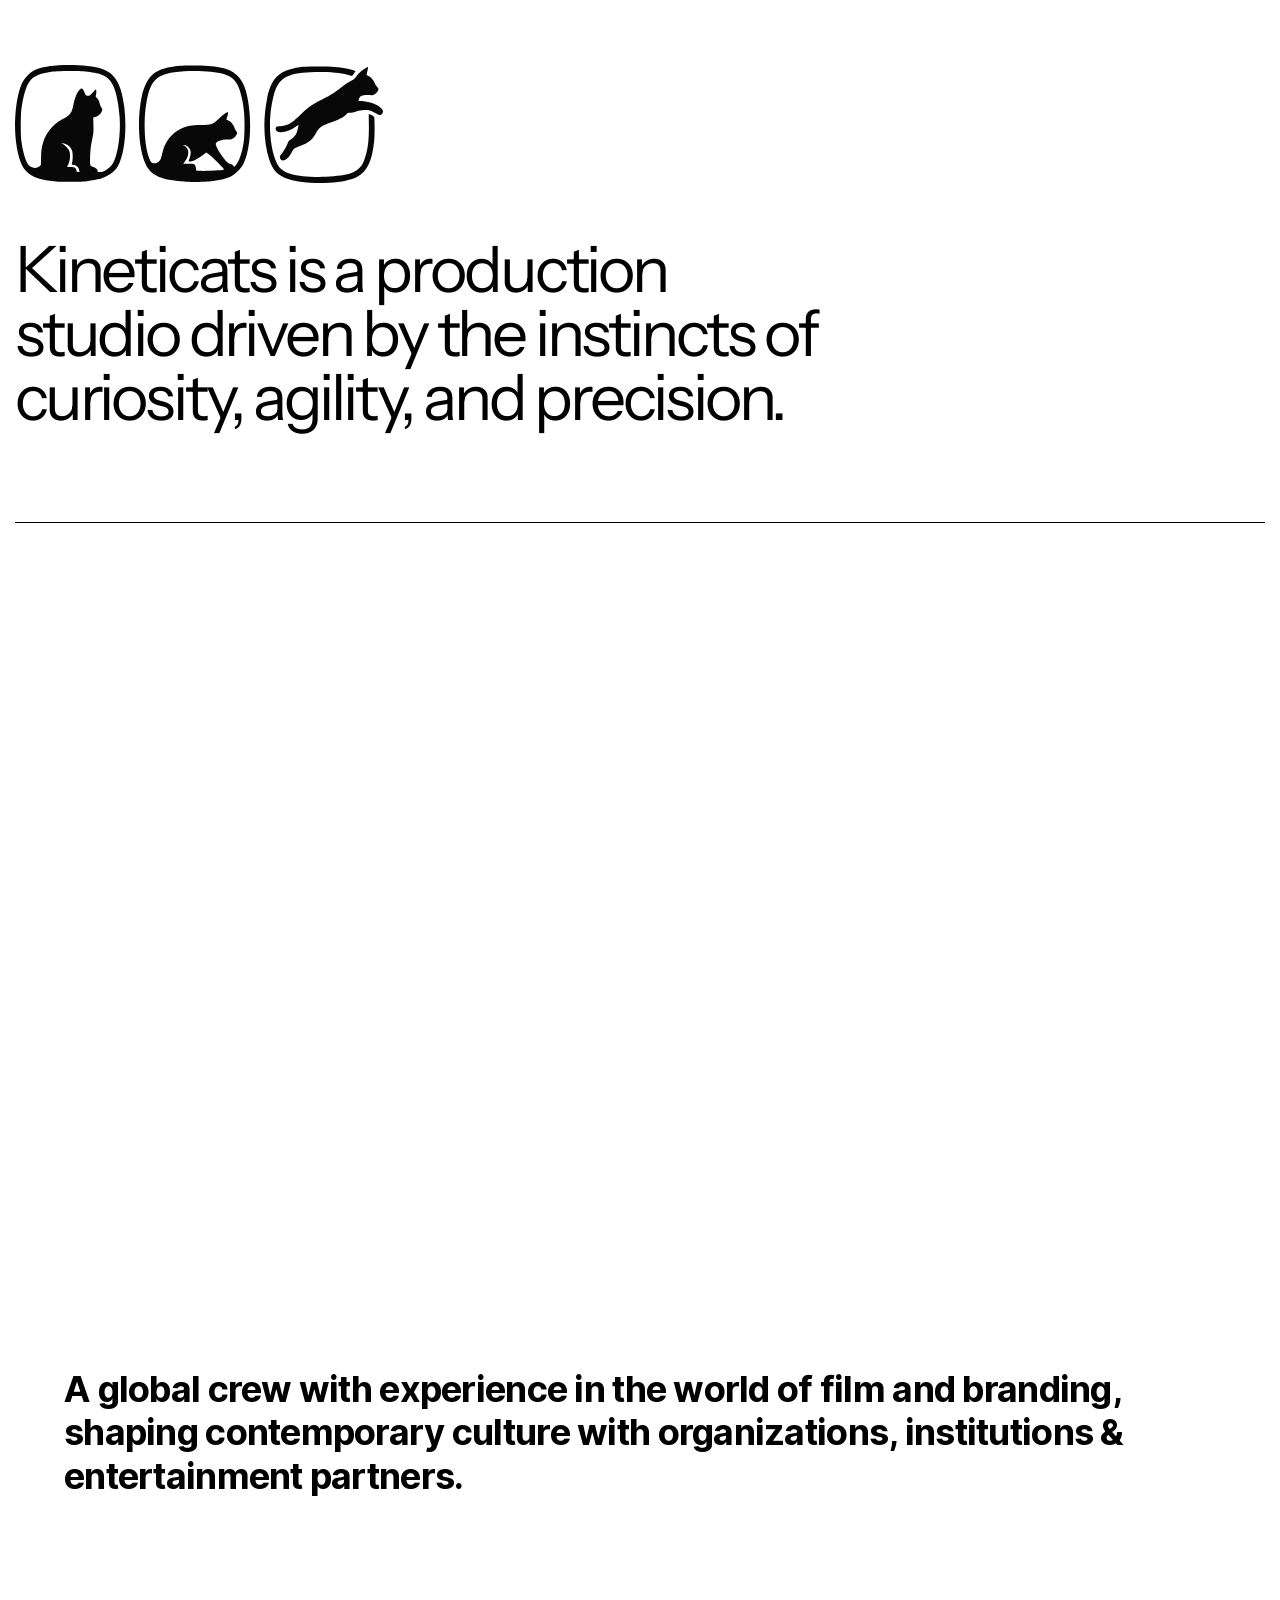
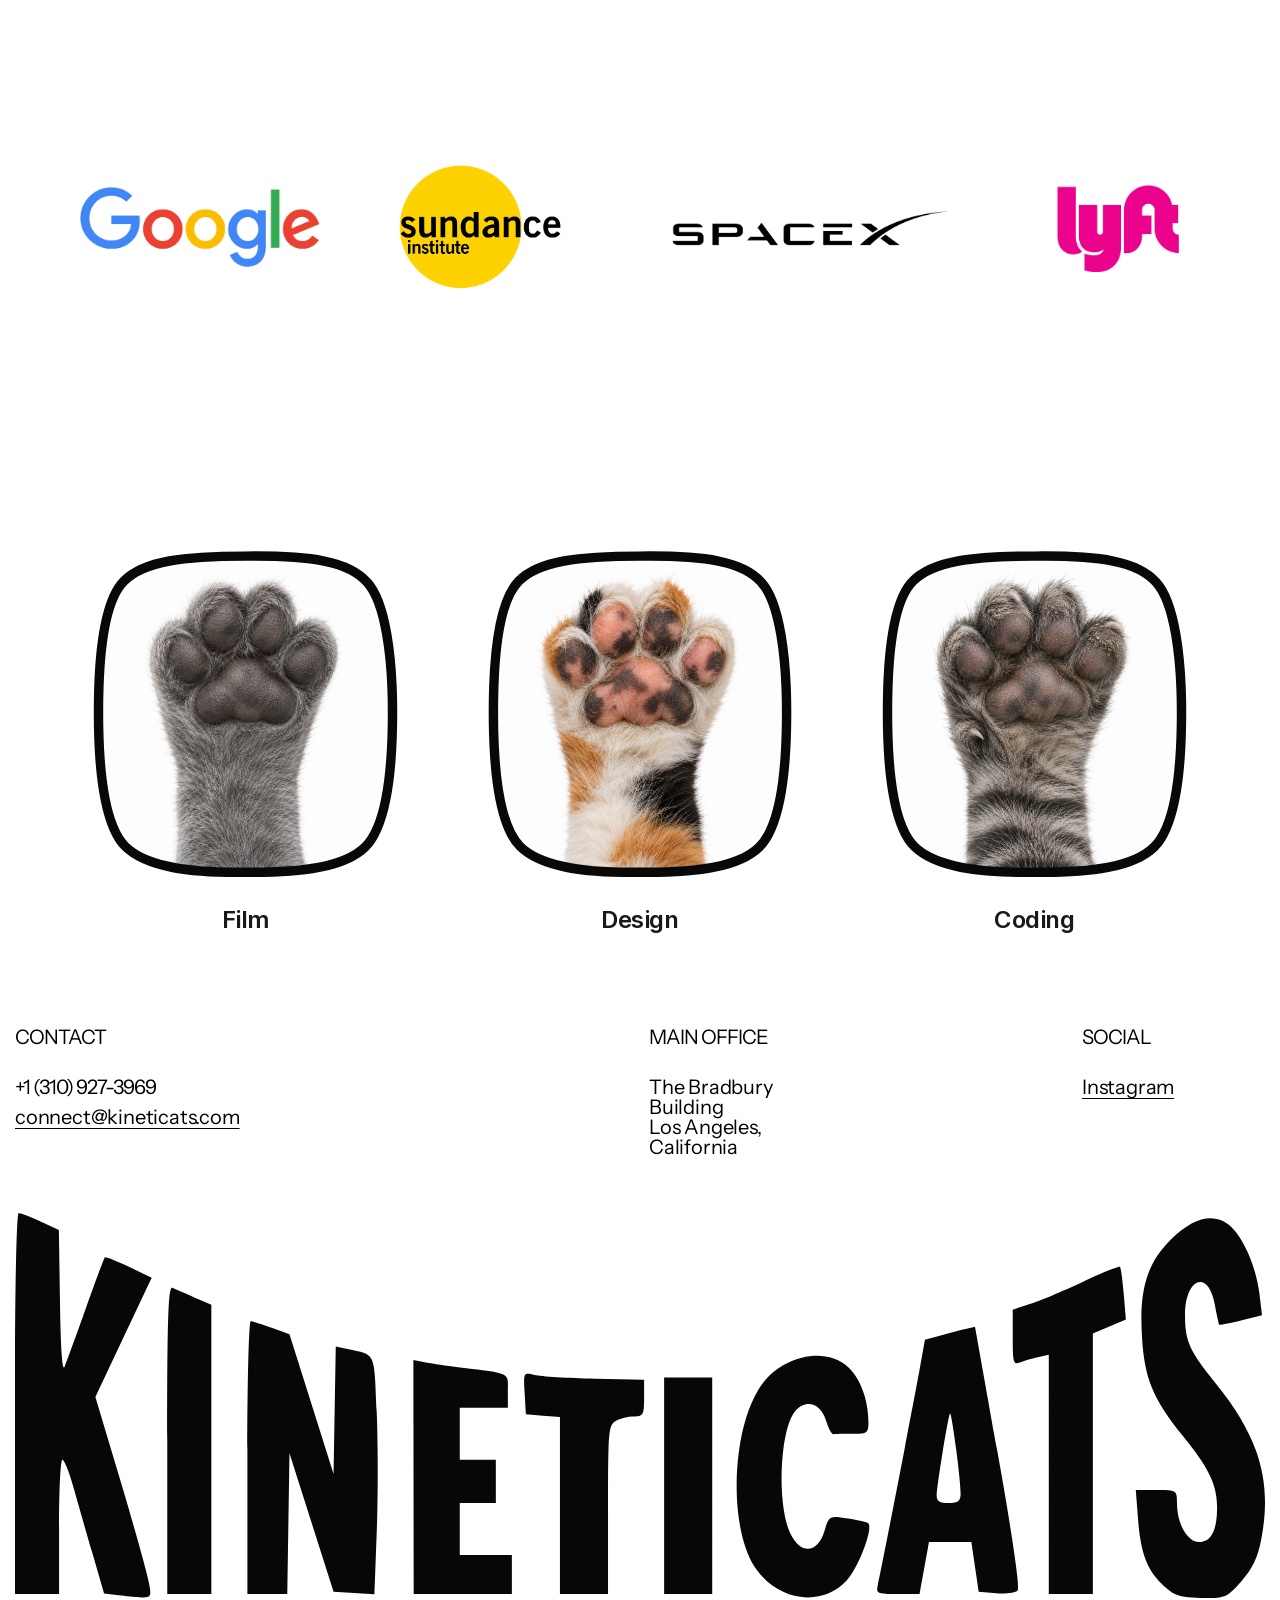
<file: index.html>
<!doctype html>
<!-- Created in Figma Sites -->
<html lang="en">
  <head>
    <meta charset="utf-8" />
    <noscript>
      <style>
        #container {
          display: none;
        }
      </style>
    </noscript>

    <meta name="viewport" content="width=device-width, initial-scale=1" />
    <meta name="color-scheme" content="light dark" />
    <link rel="preload" href="./_runtimes/sites-runtime.790e4395bedccd325cd4f781fda0945d3eb5bbe6a527c108de2a4fae7131b9bc.js" as="script" crossorigin />
    <link rel="preload" href="./_json/bc999f27-8c3a-4f10-80e6-85356deb7234/_index.json?v=7" as="fetch" />
        <style id="reset-css"> @layer figreset,figoverridable,reset,theme,base,figutils,components,utilities;@layer figoverridable{:root{font-synthesis:none}}@layer figutils{:root{--banner-height:48px;--banner-height-v2:40px;--full-height-with-banner:calc(100dvh - var(--banner-height))}@media (max-width:600px){.banner-v2-container{left:0 !important;right:0 !important;margin:0 auto !important}}.wrapper-with-banner .min-h-screen{min-height:var(--full-height-with-banner)}.wrapper-with-banner .h-screen{height:var(--full-height-with-banner)}}@layer figreset{:root{font-family:var( --default-font-family,ui-sans-serif,system-ui,sans-serif,'Apple Color Emoji','Segoe UI Emoji','Segoe UI Symbol','Noto Color Emoji' )}html{-webkit-text-size-adjust:100%;-webkit-tap-highlight-color:transparent;-webkit-font-smoothing:antialiased;width:100%}body{margin:0;width:100%}body:has([data-page-overflowx='hidden']){overflow-x:hidden}body:has([data-page-overflowx='auto']){overflow-x:auto}}@layer figutils{#container{width:100%}}@layer figreset{*,*:before,*:after{box-sizing:border-box}a{color:inherit;text-decoration:none}button{border:none;background:none;padding:0}h1,h2,h3,h4,h5,h6,p{font-size:inherit;font-weight:inherit}blockquote,dl,dd,h1,h2,h3,h4,h5,h6,hr,figure,p,pre{margin:0}ol,ul,menu{list-style:none;margin:0;padding-inline-start:0}}@layer figutils{:is(.textContents ul,ul.textContents) > li:before{content:'\2022';margin-left:-1.5em;display:inline-block;text-align:center;width:1.5em;-webkit-background-clip:var(--list-marker-background-clip);-webkit-text-fill-color:var(--list-marker-text-fill-color);background-clip:var(--list-marker-background-clip);color:var(--list-marker-color);font-size:var(--list-marker-font-size);line-height:var(--list-marker-line-height);vertical-align:var(--list-marker-vertical-align)}:is(.textContents ol,ol.textContents) > li::marker{color:var(--list-marker-color);font-size:var(--list-marker-font-size);line-height:var(--list-marker-line-height);vertical-align:var(--list-marker-vertical-align)}:is(.textContents,.textContents *).adjustLetterSpacing:after{content:'';margin-left:calc(var(--letter-spacing) * -1)}}@layer figutils{#container .embed{border:none}}@layer figutils{#container .marquee-container{overflow-x:hidden;display:flex;flex-direction:row;position:relative;width:var(--width);transform:var(--transform);&:hover div{animation-play-state:var(--pause-on-hover)}&:active div{animation-play-state:var(--pause-on-click)}&:focus-within > *{animation-play-state:paused !important}}#container .marquee{flex:0 0 auto;min-width:var(--min-width);display:flex;flex-direction:row;align-items:center;animation:scroll var(--duration) linear var(--delay) var(--iteration-count);animation-delay:var(--delay);animation-direction:var(--direction);animation-timing-function:var(--timing-function)}#container .marquee.reduced-motion{@media (prefers-reduced-motion:reduce){animation:none}}@keyframes scroll{0%{transform:translateX(0%)}100%{transform:translateX(-100%)}}#container .marquee-initial-child-container{flex:0 0 auto;display:flex;min-width:auto;flex-direction:row;align-items:center}#container .marquee-child{transform:var(--transform)}}@layer figutils{.code-behavior-wrapper > *{width:100%;height:100%}}@layer figreset{:root{--100dvw:100vw;--100dvh:100vh}@supports (width:100dvw){:root{--100dvw:100dvw;--100dvh:100dvh}}}@layer figutils{.bypass-link{position:fixed;top:16px;left:0;right:0;display:flex;justify-content:center;align-items:center;opacity:0;pointer-events:none}.bypass-link:focus-within{opacity:1;z-index:10000}.bypass-link > a{background-color:#000;color:#fff;border:1px solid #fff;padding:12px 16px;font-size:16px;border-radius:12px;pointer-events:auto}}@layer figreset{:root{text-align:left;button{text-align:left}}}</style><style id="font-faces-l5zui7"> @font-face{font-family:"Inter:Semi Bold";font-style:normal;src:url("./_woff/v2/Inter_1/Inter_1-english.woff2");font-display:block;unicode-range:U+0000-00A0,U+00A2-00A9,U+00AC-00AE,U+00B0-00B7,U+00B9-00BA,U+00BC-00BE,U+00D7,U+00F7,U+2000-206F,U+2074,U+20AC,U+2122,U+2190-21BB,U+2212,U+2215,U+F8FF,U+FEFF,U+FFFD}@font-face{font-family:"Inter:Semi Bold";font-style:normal;src:url("./_woff/v2/Inter_1/Inter_1-rest-latin.woff2");font-display:block;unicode-range:U+00A1,U+00AA-00AB,U+00AF,U+00B8,U+00BB,U+00BF-00D6,U+00D8-00F6,U+00F8-00FF,U+0131,U+0152-0153,U+02B0-02FF}@font-face{font-family:"Inter:Semi Bold";font-style:normal;src:url("./_woff/v2/Inter_1/Inter_1-latin-extended-a.woff2");font-display:block;unicode-range:U+0100-0130,U+0132-0151,U+0154-017F}@font-face{font-family:"Inter:Semi Bold";font-style:normal;src:url("./_woff/v2/Inter_1/Inter_1-latin-extended-b.woff2");font-display:block;unicode-range:U+0180-024F}@font-face{font-family:"Inter:Semi Bold";font-style:normal;src:url("./_woff/v2/Inter_1/Inter_1-latin-extended-additional.woff2");font-display:block;unicode-range:U+1E00-1EFF}@font-face{font-family:"Inter:Semi Bold";font-style:normal;src:url("./_woff/v2/Inter_1/Inter_1-rest.woff2");font-display:block;unicode-range:U+0250-02AF,U+0300-1DFF,U+1F00-1FFF,U+2070-2073,U+2075-20AB,U+20AD-2121,U+2123-218F,U+21BC-2211,U+2213-2214,U+2216-F8FE,U+F900-FEFE,U+FF00-FFFC,U+FFFE-FFFF}@font-face{font-family:"Inter:Bold";font-style:normal;src:url("./_woff/v2/Inter_1/Inter_1-english.woff2");font-display:block;unicode-range:U+0000-00A0,U+00A2-00A9,U+00AC-00AE,U+00B0-00B7,U+00B9-00BA,U+00BC-00BE,U+00D7,U+00F7,U+2000-206F,U+2074,U+20AC,U+2122,U+2190-21BB,U+2212,U+2215,U+F8FF,U+FEFF,U+FFFD}@font-face{font-family:"Inter:Bold";font-style:normal;src:url("./_woff/v2/Inter_1/Inter_1-rest-latin.woff2");font-display:block;unicode-range:U+00A1,U+00AA-00AB,U+00AF,U+00B8,U+00BB,U+00BF-00D6,U+00D8-00F6,U+00F8-00FF,U+0131,U+0152-0153,U+02B0-02FF}@font-face{font-family:"Inter:Bold";font-style:normal;src:url("./_woff/v2/Inter_1/Inter_1-latin-extended-a.woff2");font-display:block;unicode-range:U+0100-0130,U+0132-0151,U+0154-017F}@font-face{font-family:"Inter:Bold";font-style:normal;src:url("./_woff/v2/Inter_1/Inter_1-latin-extended-b.woff2");font-display:block;unicode-range:U+0180-024F}@font-face{font-family:"Inter:Bold";font-style:normal;src:url("./_woff/v2/Inter_1/Inter_1-latin-extended-additional.woff2");font-display:block;unicode-range:U+1E00-1EFF}@font-face{font-family:"Inter:Bold";font-style:normal;src:url("./_woff/v2/Inter_1/Inter_1-rest.woff2");font-display:block;unicode-range:U+0250-02AF,U+0300-1DFF,U+1F00-1FFF,U+2070-2073,U+2075-20AB,U+20AD-2121,U+2123-218F,U+21BC-2211,U+2213-2214,U+2216-F8FE,U+F900-FEFE,U+FF00-FFFC,U+FFFE-FFFF}@font-face{font-family:"Figtree:Regular";font-style:normal;src:url("./_woff/v2/Figtree_wght__2/Figtree_wght__2.woff2");font-display:block}@font-face{font-family:"Instrument Sans:SemiBold";font-style:normal;src:url("./_woff/v2/InstrumentSans_wdth_wght__1/InstrumentSans_wdth_wght__1-english.woff2");font-display:block;unicode-range:U+0000-00A0,U+00A2-00A9,U+00AC-00AE,U+00B0-00B7,U+00B9-00BA,U+00BC-00BE,U+00D7,U+00F7,U+2000-206F,U+2074,U+20AC,U+2122,U+2190-21BB,U+2212,U+2215,U+F8FF,U+FEFF,U+FFFD}@font-face{font-family:"Instrument Sans:SemiBold";font-style:normal;src:url("./_woff/v2/InstrumentSans_wdth_wght__1/InstrumentSans_wdth_wght__1-rest-latin.woff2");font-display:block;unicode-range:U+00A1,U+00AA-00AB,U+00AF,U+00B8,U+00BB,U+00BF-00D6,U+00D8-00F6,U+00F8-00FF,U+0131,U+0152-0153,U+02B0-02FF}@font-face{font-family:"Instrument Sans:SemiBold";font-style:normal;src:url("./_woff/v2/InstrumentSans_wdth_wght__1/InstrumentSans_wdth_wght__1-latin-extended-a.woff2");font-display:block;unicode-range:U+0100-0130,U+0132-0151,U+0154-017F}@font-face{font-family:"Instrument Sans:SemiBold";font-style:normal;src:url("./_woff/v2/InstrumentSans_wdth_wght__1/InstrumentSans_wdth_wght__1-latin-extended-b.woff2");font-display:block;unicode-range:U+0180-024F}@font-face{font-family:"Instrument Sans:SemiBold";font-style:normal;src:url("./_woff/v2/InstrumentSans_wdth_wght__1/InstrumentSans_wdth_wght__1-latin-extended-additional.woff2");font-display:block;unicode-range:U+1E00-1EFF}@font-face{font-family:"Instrument Sans:SemiBold";font-style:normal;src:url("./_woff/v2/InstrumentSans_wdth_wght__1/InstrumentSans_wdth_wght__1-rest.woff2");font-display:block;unicode-range:U+0250-02AF,U+0300-1DFF,U+1F00-1FFF,U+2070-2073,U+2075-20AB,U+20AD-2121,U+2123-218F,U+21BC-2211,U+2213-2214,U+2216-F8FE,U+F900-FEFE,U+FF00-FFFC,U+FFFE-FFFF}@font-face{font-family:"Instrument Sans:Regular";font-style:normal;src:url("./_woff/v2/InstrumentSans_wdth_wght__1/InstrumentSans_wdth_wght__1-english.woff2");font-display:block;unicode-range:U+0000-00A0,U+00A2-00A9,U+00AC-00AE,U+00B0-00B7,U+00B9-00BA,U+00BC-00BE,U+00D7,U+00F7,U+2000-206F,U+2074,U+20AC,U+2122,U+2190-21BB,U+2212,U+2215,U+F8FF,U+FEFF,U+FFFD}@font-face{font-family:"Instrument Sans:Regular";font-style:normal;src:url("./_woff/v2/InstrumentSans_wdth_wght__1/InstrumentSans_wdth_wght__1-rest-latin.woff2");font-display:block;unicode-range:U+00A1,U+00AA-00AB,U+00AF,U+00B8,U+00BB,U+00BF-00D6,U+00D8-00F6,U+00F8-00FF,U+0131,U+0152-0153,U+02B0-02FF}@font-face{font-family:"Instrument Sans:Regular";font-style:normal;src:url("./_woff/v2/InstrumentSans_wdth_wght__1/InstrumentSans_wdth_wght__1-latin-extended-a.woff2");font-display:block;unicode-range:U+0100-0130,U+0132-0151,U+0154-017F}@font-face{font-family:"Instrument Sans:Regular";font-style:normal;src:url("./_woff/v2/InstrumentSans_wdth_wght__1/InstrumentSans_wdth_wght__1-latin-extended-b.woff2");font-display:block;unicode-range:U+0180-024F}@font-face{font-family:"Instrument Sans:Regular";font-style:normal;src:url("./_woff/v2/InstrumentSans_wdth_wght__1/InstrumentSans_wdth_wght__1-latin-extended-additional.woff2");font-display:block;unicode-range:U+1E00-1EFF}@font-face{font-family:"Instrument Sans:Regular";font-style:normal;src:url("./_woff/v2/InstrumentSans_wdth_wght__1/InstrumentSans_wdth_wght__1-rest.woff2");font-display:block;unicode-range:U+0250-02AF,U+0300-1DFF,U+1F00-1FFF,U+2070-2073,U+2075-20AB,U+20AD-2121,U+2123-218F,U+21BC-2211,U+2213-2214,U+2216-F8FE,U+F900-FEFE,U+FF00-FFFC,U+FFFE-FFFF}@font-face{font-family:"Instrument Sans:Medium";font-style:normal;src:url("./_woff/v2/InstrumentSans_wdth_wght__1/InstrumentSans_wdth_wght__1-english.woff2");font-display:block;unicode-range:U+0000-00A0,U+00A2-00A9,U+00AC-00AE,U+00B0-00B7,U+00B9-00BA,U+00BC-00BE,U+00D7,U+00F7,U+2000-206F,U+2074,U+20AC,U+2122,U+2190-21BB,U+2212,U+2215,U+F8FF,U+FEFF,U+FFFD}@font-face{font-family:"Instrument Sans:Medium";font-style:normal;src:url("./_woff/v2/InstrumentSans_wdth_wght__1/InstrumentSans_wdth_wght__1-rest-latin.woff2");font-display:block;unicode-range:U+00A1,U+00AA-00AB,U+00AF,U+00B8,U+00BB,U+00BF-00D6,U+00D8-00F6,U+00F8-00FF,U+0131,U+0152-0153,U+02B0-02FF}@font-face{font-family:"Instrument Sans:Medium";font-style:normal;src:url("./_woff/v2/InstrumentSans_wdth_wght__1/InstrumentSans_wdth_wght__1-latin-extended-a.woff2");font-display:block;unicode-range:U+0100-0130,U+0132-0151,U+0154-017F}@font-face{font-family:"Instrument Sans:Medium";font-style:normal;src:url("./_woff/v2/InstrumentSans_wdth_wght__1/InstrumentSans_wdth_wght__1-latin-extended-b.woff2");font-display:block;unicode-range:U+0180-024F}@font-face{font-family:"Instrument Sans:Medium";font-style:normal;src:url("./_woff/v2/InstrumentSans_wdth_wght__1/InstrumentSans_wdth_wght__1-latin-extended-additional.woff2");font-display:block;unicode-range:U+1E00-1EFF}@font-face{font-family:"Instrument Sans:Medium";font-style:normal;src:url("./_woff/v2/InstrumentSans_wdth_wght__1/InstrumentSans_wdth_wght__1-rest.woff2");font-display:block;unicode-range:U+0250-02AF,U+0300-1DFF,U+1F00-1FFF,U+2070-2073,U+2075-20AB,U+20AD-2121,U+2123-218F,U+21BC-2211,U+2213-2214,U+2216-F8FE,U+F900-FEFE,U+FF00-FFFC,U+FFFE-FFFF}</style><style id="breakpoint-css">@media (width < 2407px){[data-breakpoint-id="node-22_122"]{display:none !important}}@media (width >= 2407px) or (width < 1280px){[data-breakpoint-id="node-1_835"]{display:none !important}}@media (width >= 1280px) or (width < 800px){[data-breakpoint-id="node-1_932"]{display:none !important}}@media (width >= 800px){[data-breakpoint-id="node-1_1029"]{display:none !important}}</style><style id="body-background-color">@media (max-width: 799px) { body:has([data-breakpoint-id="node-1_1029"]) { background-color: #fff } }
@media (max-width: 1279px), (min-width: 800px) { body:has([data-breakpoint-id="node-1_932"]) { background-color: #fff } }
@media (max-width: 2406px), (min-width: 1280px) { body:has([data-breakpoint-id="node-1_835"]) { background-color: #fff } }
@media (min-width: 2407px) { body:has([data-breakpoint-id="node-22_122"]) { background-color: #fff } }</style><style id="ssr-css">#container .css-oljopy {position: relative; display: flex; flex-direction: column; align-items: center;}#container .css-50jkpj {min-width: var(--content-min-width); width: 100%;}#container .css-rn2hh9 {--content-min-width: 100%; --content-min-height: var(--100dvh); align-content: stretch; overflow: clip; background-color: #fff;}#container .css-x6mm8n {height: 389px; width: 100%;}#container .css-9uyk0n {position: relative; flex-shrink: 0; display: flex; flex-direction: column; align-items: flex-start;}#container .css-paq0kv {align-content: stretch;}#container .css-jh2qzy {height: 362px; width: 100%;}#container .css-5knerd {position: relative; flex-shrink: 0;}#container .css-y8k1g7 {padding-top: 21px; padding-left: 15px; padding-right: 15px; display: flex; flex-direction: column; align-items: flex-start; position: relative;}#container .css-j9f0op {width: 100%; height: 100%;}#container .css-ermu19 {height: 330px; width: 100%;}#container .css-xg4wl6 {position: relative; flex-shrink: 0; padding-top: 10px; padding-bottom: 150px; display: flex; align-items: flex-start;}#container .css-2rl2s8 {border-style: solid; border-color: #000; border-top-width: 0px; border-bottom-width: 1px; border-left-width: 0px; border-right-width: 0px; position: absolute;}#container .css-ggwoeh {inset: 0px;}#container .css-5eam1e {pointer-events: none;}#container .css-nf5ac4 {display: block; position: relative; flex-shrink: 0;}#container .css-i5gsjr {width: 319px;}#container .css-hiyx2t {font-family: "Instrument Sans:Regular",sans-serif; word-break: break-word; font-weight: 400; font-size: var(--responsive-font-size,64px); letter-spacing: var(--responsive-letter-spacing,-3.2px); line-height: var(--responsive-line-height,1);}#container .css-ankcqa {font-variation-settings: "wdth" 100; color: #000; -webkit-text-fill-color: #000; --letter-spacing: var(--responsive-letter-spacing,-3.2px);}@media (min-width: 1px) {#container .css-ankcqa {--responsive-font-size: 44px;}}@media (min-width: 800px) {#container .css-ankcqa {--responsive-font-size: 64px;}}@media (min-width: 1280px) {#container .css-ankcqa {--responsive-font-size: 64px;}}#container .css-92ob8g {height: 409px; width: 100%;}#container .css-f18b0r {display: flex; flex-direction: column; align-items: flex-start; gap: 24px; position: relative; padding: 3px 24px 80px;}#container .css-cftxrh {aspect-ratio: 327/184;}#container .css-1oxkje {position: relative; flex-shrink: 0; display: block; border-radius: 16px;}#container .css-v27th6 {width: 100%;}#container .css-8197qa {max-width: 1440px; height: 174px; width: 100%;}#container .css-vkpzlc {position: relative; flex-shrink: 0; display: flex; flex-direction: column; justify-content: center;}#container .css-80djcw {font-family: "Inter:Bold",sans-serif; word-break: break-word; font-weight: 700; font-style: normal; font-size: 24px; letter-spacing: -0.48px; line-height: 0;}#container .css-6x7tl3 {font-variation-settings: normal; color: #000; -webkit-text-fill-color: #000; --letter-spacing: -0.48px;}#container .css-8zr56v {display: block;}#container .css-90q03s {line-height: 1.2;}#container .css-gxdil1 {overflow: clip;}#container .css-1kkr58 {display: flex; flex-direction: column; align-items: center; border-radius: inherit;}#container .css-nmfkat {display: flex; flex-direction: column; align-items: center; position: relative; padding: 48px 24px;}#container .css-i5go71 {width: 375px;}#container .css-xazr9b {position: relative; flex-shrink: 0; padding-bottom: 32px; padding-left: 24px; padding-right: 24px; display: flex; flex-direction: column; align-items: center; gap: 32px;}#container .css-up14y8 {position: relative; flex-shrink: 0; display: flex; flex-direction: column; align-items: flex-start; gap: 16px; border-radius: 8px;}#container .css-bxgzkn {aspect-ratio: 552/414;}#container .css-ez8men {max-width: none; width: 100%; height: 100%;}#container .css-fwdtfw {position: absolute; border-radius: 16px;}#container .css-scd4s8 {object-fit: cover; inset: 0px; pointer-events: none;}#container .css-d8c8dw {position: relative; flex-shrink: 0; display: flex; justify-content: space-between; align-items: baseline;}#container .css-pk1cy5 {font-family: "Inter:Semi Bold",sans-serif; word-break: break-word; font-weight: 600; font-style: normal; font-size: 18px; letter-spacing: -0.36px; line-height: 0; white-space: nowrap;}#container .css-7fd160 {font-variation-settings: normal; color: #000; -webkit-text-fill-color: #000; --letter-spacing: -0.36px;}#container .css-g3keny {position: relative; flex-shrink: 0; padding-bottom: 40px; padding-left: 24px; padding-right: 24px; display: flex; flex-direction: column; align-items: center; gap: 32px;}#container .css-9wcrad {height: 646px; width: 100%;}#container .css-134pm3 {cursor: pointer;}#container .css-j7ydti {padding-top: 30px; padding-left: 15px; padding-right: 15px; display: flex; flex-direction: column; align-items: flex-start; gap: 67px; position: relative;}#container .css-a8chxs {position: relative; flex-shrink: 0; display: flex; flex-direction: column; align-items: flex-start; gap: 50px;}#container .css-a8cjf6 {position: relative; flex-shrink: 0; display: flex; flex-direction: column; align-items: flex-start; gap: 30px;}#container .css-hf9sha {cursor: pointer; align-content: stretch;}#container .css-it5lfk {font-family: "Instrument Sans:Regular",sans-serif; word-break: break-word; font-weight: 400; font-size: var(--responsive-font-size,20px); letter-spacing: var(--responsive-letter-spacing,-1px); text-align: left; line-height: var(--responsive-line-height,1);}#container .css-csiriq {font-variation-settings: "wdth" 100; color: #000; -webkit-text-fill-color: #000; --letter-spacing: var(--responsive-letter-spacing,-1px);}@media (min-width: 1px) {#container .css-csiriq {--responsive-font-size: 20px;}}@media (min-width: 800px) {#container .css-csiriq {--responsive-font-size: 20px;}}@media (min-width: 1280px) {#container .css-csiriq {--responsive-font-size: 20px;}}#container .css-a8ckwk {position: relative; flex-shrink: 0; display: flex; flex-direction: column; align-items: flex-start; gap: 10px;}#container .css-wda4xu {font-variation-settings: "wdth" 100; color: #000; -webkit-text-fill-color: #000; --letter-spacing: var(--responsive-letter-spacing,-1px); text-decoration-line: underline; text-underline-position: from-font; text-decoration-thickness: from-font; text-decoration-style: solid; cursor: pointer;}@media (min-width: 1px) {#container .css-wda4xu {--responsive-font-size: 20px; --responsive-letter-spacing: -0.2px; --responsive-line-height: 1;}}@media (min-width: 800px) {#container .css-wda4xu {--responsive-font-size: 20px; --responsive-letter-spacing: -0.2px; --responsive-line-height: 1;}}@media (min-width: 1280px) {#container .css-wda4xu {--responsive-font-size: 20px; --responsive-letter-spacing: -0.2px; --responsive-line-height: 1;}}#container .css-a8ch5d {position: relative; flex-shrink: 0; display: flex; flex-direction: column; align-items: flex-start; gap: 62px;}#container .css-i5hggv {width: 201px;}#container .css-wc1msa {position: relative; flex-shrink: 0; display: block;}#container .css-94y5t4 {font-family: "Instrument Sans:Regular",sans-serif; word-break: break-word; font-weight: 400; font-size: var(--responsive-font-size,20px); letter-spacing: var(--responsive-letter-spacing,-1px); text-align: left; line-height: 0;}#container .css-kbut8q {font-variation-settings: "wdth" 100; color: #000; -webkit-text-fill-color: #000; --letter-spacing: var(--responsive-letter-spacing,-1px);}@media (min-width: 1px) {#container .css-kbut8q {color: #000; -webkit-text-fill-color: #000; --responsive-font-size: 20px; --responsive-letter-spacing: -0.2px; --responsive-line-height: 1;}}@media (min-width: 800px) {#container .css-kbut8q {color: #000; -webkit-text-fill-color: #000; --responsive-font-size: 20px; --responsive-letter-spacing: -0.2px; --responsive-line-height: 1;}}@media (min-width: 1280px) {#container .css-kbut8q {color: #000; -webkit-text-fill-color: #000; --responsive-font-size: 20px; --responsive-letter-spacing: -0.2px; --responsive-line-height: 1;}}#container .css-8jchzs {display: block; margin-bottom: 0px;}#container .css-os84kx {line-height: var(--responsive-line-height,1);}#container .css-dkgzyu {}@media (min-width: 1px) {#container .css-dkgzyu {--responsive-font-size: 20px;}}@media (min-width: 800px) {#container .css-dkgzyu {--responsive-font-size: 20px;}}@media (min-width: 1280px) {#container .css-dkgzyu {--responsive-font-size: 20px;}}#container .css-i5hxh4 {width: 183px;}#container .css-onrsjs {font-family: "Instrument Sans:Regular",sans-serif; word-break: break-word; font-weight: 400; font-size: 0px; letter-spacing: var(--responsive-letter-spacing,-1px); text-align: left; line-height: 0;}#container .css-3znjyp {line-height: var(--responsive-line-height,1); font-family: "Instrument Sans:Regular",sans-serif; word-break: break-word; font-weight: 400; font-size: var(--responsive-font-size,20px); letter-spacing: var(--responsive-letter-spacing,-1px);}#container .css-vpdvd1 {font-variation-settings: "wdth" 100; text-decoration-line: underline; text-underline-position: from-font; text-decoration-thickness: from-font; text-decoration-style: solid; cursor: pointer;}@media (min-width: 1px) {#container .css-vpdvd1 {--responsive-font-size: 20px; --responsive-letter-spacing: -0.2px; --responsive-line-height: 1;}}@media (min-width: 800px) {#container .css-vpdvd1 {--responsive-font-size: 20px; --responsive-letter-spacing: -0.2px; --responsive-line-height: 1;}}@media (min-width: 1280px) {#container .css-vpdvd1 {--responsive-font-size: 20px; --responsive-letter-spacing: -0.2px; --responsive-line-height: 1;}}#container .css-1v4ltw {height: 218px; width: 100%;}#container .css-tzn6qh {display: block; position: absolute;}#container .css-7kv4dh {inset: 0px;}#container .css-5wqrg6 {height: 212px; width: 100%;}#container .css-atgcpy {background-color: #fff;}#container .css-op8ygs {padding-top: 15px; padding-left: 15px; padding-right: 15px; display: flex; flex-direction: column; align-items: flex-start; position: relative;}#container .css-4jnu3f {height: 305px; width: 100%;}#container .css-sdhooz {position: relative; flex-shrink: 0; padding-top: 50px; padding-bottom: 10px; display: flex; align-items: flex-start;}#container .css-b3prys {width: 368px; height: 117.531px;}#container .css-pvv6x9 {height: 275px; width: 100%;}#container .css-db1t7l {height: 408px; width: 100%;}#container .css-dp8jz9 {max-width: 820px; width: 645px; height: 265px;}#container .css-718ee8 {height: 948px; width: 100%;}#container .css-rovu94 {display: flex; flex-direction: column; align-items: flex-start; gap: 116px; position: relative; padding: 215px 32px 62px;}#container .css-o8p6qn {aspect-ratio: 736/414;}#container .css-hrznun {font-family: "Inter:Bold",sans-serif; word-break: break-word; font-weight: 700; font-style: normal; font-size: 28px; letter-spacing: -0.56px; line-height: 0;}#container .css-6h9sdm {font-variation-settings: normal; color: #000; -webkit-text-fill-color: #000; --letter-spacing: -0.56px;}#container .css-y6psg3 {display: flex; flex-direction: column; align-items: center; position: relative; padding: 64px;}#container .css-d99pxw {height: 2687px;}#container .css-i5dmkk {width: 800px;}#container .css-n0ay87 {position: relative; flex-shrink: 0; padding-bottom: 64px; padding-left: 64px; padding-right: 64px; display: flex; flex-direction: column; align-items: center; gap: 64px;}#container .css-up15n7 {position: relative; flex-shrink: 0; display: flex; flex-direction: column; align-items: flex-start; gap: 24px; border-radius: 8px;}#container .css-karggd {font-family: "Inter:Semi Bold",sans-serif; word-break: break-word; font-weight: 600; font-style: normal; font-size: 20px; letter-spacing: -0.4px; line-height: 0; white-space: nowrap;}#container .css-mptydh {font-variation-settings: normal; color: #000; -webkit-text-fill-color: #000; --letter-spacing: -0.4px;}#container .css-3xl0rk {max-width: 1920px; height: 564px; width: 100%;}#container .css-qs5z68 {max-width: inherit; width: 100%; height: 100%;}#container .css-3j4604 {display: flex; flex-direction: column; align-items: flex-start; gap: 171px; position: relative; padding: 30px 15px 15px;}#container .css-7nenmu {position: relative; flex-shrink: 0; display: flex; align-items: flex-start; gap: 67px;}#container .css-i5heub {width: 227px;}#container .css-y3ivto {max-width: 625px; height: 59.025px; min-width: 1px;}#container .css-uwf2km {position: relative; flex: 1 0 0; display: block;}#container .css-7nenlz {position: relative; flex-shrink: 0; display: flex; align-items: flex-start; gap: 66px;}#container .css-1j74g {min-height: 1px; width: 100%;}#container .css-yjpjle {height: 296px; width: 100%;}#container .css-lpxk4k {max-width: 820px; width: 820px; height: 265px;}#container .css-e784qx {height: 1182px; width: 100%;}#container .css-2opp2u {display: flex; flex-direction: column; align-items: flex-start; gap: 48px; position: relative; padding: 120px 64px;}#container .css-8ocdlr {aspect-ratio: 1152/648;}#container .css-rgynkj {height: 242px; width: 100%;}#container .css-krd0r3 {height: 260px; width: 100%;}#container .css-iifu9k {font-family: "Inter:Bold",sans-serif; word-break: break-word; font-weight: 700; font-style: normal; font-size: 36px; letter-spacing: -0.72px; line-height: 0;}#container .css-5ldpyo {font-variation-settings: normal; color: #000; -webkit-text-fill-color: #000; --letter-spacing: -0.72px;}#container .css-s2gclo {height: 397px; width: 100%;}#container .css-orb0u5 {display: flex; flex-direction: column; align-items: center; position: relative; padding: 80px 64px;}#container .css-d8py0n {height: 1694px;}#container .css-eowy7b {width: 1280px; height: 946px;}#container .css-yzx1wt {position: relative; flex-shrink: 0; padding-bottom: 80px; padding-left: 120px; padding-right: 120px; display: flex; justify-content: center; align-items: center; gap: 48px;}#container .css-bvz6vq {height: 493px; min-width: 1px;}#container .css-qcju9u {position: relative; flex: 1 0 0; display: flex; flex-direction: column; align-items: flex-start; gap: 32px; border-radius: 8px;}#container .css-2qzf4d {aspect-ratio: 496/570;}#container .css-6j4d9z {font-family: "Inter:Semi Bold",sans-serif; word-break: break-word; font-weight: 600; font-style: normal; font-size: 24px; letter-spacing: -0.48px; line-height: 0; white-space: nowrap;}#container .css-5icu3x {width: 1280px;}#container .css-2fgpwh {min-width: 1px;}#container .css-ovt77c {max-width: 1920px; height: 616px; width: 100%;}#container .css-ql3yjd {display: flex; flex-direction: column; align-items: flex-start; gap: 127px; position: relative; padding: 30px 15px 15px;}#container .css-punlrh {height: 59px; width: 100%;}#container .css-22itc5 {position: relative; flex-shrink: 0; display: flex; align-items: flex-start;}#container .css-i5evnr {width: 616px;}#container .css-jvpnk3 {position: relative; flex-shrink: 0; display: flex; justify-content: space-between; align-items: flex-start;}#container .css-e9dccx {font-family: "Instrument Sans:Regular",sans-serif; word-break: break-word; font-weight: 400; font-size: var(--responsive-font-size,20px); letter-spacing: var(--responsive-letter-spacing,-1px); line-height: var(--responsive-line-height,1);}#container .css-16evev {font-family: "Instrument Sans:Regular",sans-serif; word-break: break-word; font-weight: 400; font-size: var(--responsive-font-size,20px); letter-spacing: var(--responsive-letter-spacing,-1px); line-height: 0;}#container .css-65cjop {font-family: "Instrument Sans:Regular",sans-serif; word-break: break-word; font-weight: 400; font-size: 0px; letter-spacing: var(--responsive-letter-spacing,-1px); line-height: 0;}#container .css-j6ldtg {min-width: var(--content-min-width); width: 100%; height: var(--content-min-height);}#container .css-v11lvd {--content-min-width: 100%; --content-min-height: max(var(--100dvh), 6380px); align-content: stretch; overflow: clip; background-color: #fff;}#container .css-d8qk7r {height: 1782px;}#container .css-3roy8m {position: relative; flex-shrink: 0; display: flex; flex-direction: column; align-items: flex-start; gap: 129px; padding: 120px 64px;}#container .css-sfymz {width: 2279px; height: 1281.938px;}#container .css-hxspsr {width: 2279px; height: 242px;}#container .css-ewhmg2 {font-family: "Inter:Bold",sans-serif; word-break: break-word; font-weight: 700; font-style: normal; font-size: 70px; letter-spacing: -1.4px; line-height: 0;}#container .css-xmvtdm {font-variation-settings: normal; color: #000; -webkit-text-fill-color: #000; --letter-spacing: -1.4px;}#container .css-x5qyn3 {height: 529px; width: 100%;}#container .css-df7hps {display: flex; flex-direction: column; align-items: center; position: relative; padding: 133px 64px 80px;}#container .css-wthd18 {height: 317px; width: 100%;}#container .css-lpzimq {height: 2434px; width: 100%;}#container .css-x2bsdf {position: relative; flex-shrink: 0; display: flex; flex-direction: column; align-items: flex-start; gap: 464px;}#container .css-wr3cs {width: 2407px; height: 369px;}#container .css-s6a4mc {width: 2407px; height: 1973px;}#container .css-urmupc {max-width: 1920px; width: 100%;}#container .css-qvctsa {display: flex; flex-direction: column; align-items: flex-start; gap: 191px; position: relative; padding: 267px 15px 15px;}#container .css-o2anmh {position: relative; flex-shrink: 0; display: flex; align-items: flex-start; gap: 714px;}#container .css-y0uen0 {height: 520.246px; width: 100%;}</style><script>window.__serverRenderedCSSClassNames = {"css-oljopy":"{\"position\":\"relative\",\"display\":\"flex\",\"flexDirection\":\"column\",\"alignItems\":\"center\"}","css-50jkpj":"{\"minWidth\":\"var(--content-min-width)\",\"width\":\"100%\"}","css-rn2hh9":"{\"--content-min-width\":\"100%\",\"--content-min-height\":\"var(--100dvh)\",\"alignContent\":\"stretch\",\"overflow\":\"clip\",\"backgroundColor\":\"#fff\"}","css-x6mm8n":"{\"height\":389,\"width\":\"100%\"}","css-9uyk0n":"{\"position\":\"relative\",\"flexShrink\":0,\"display\":\"flex\",\"flexDirection\":\"column\",\"alignItems\":\"flex-start\"}","css-paq0kv":"{\"alignContent\":\"stretch\"}","css-jh2qzy":"{\"height\":362,\"width\":\"100%\"}","css-5knerd":"{\"position\":\"relative\",\"flexShrink\":0}","css-y8k1g7":"{\"paddingTop\":21,\"paddingLeft\":15,\"paddingRight\":15,\"display\":\"flex\",\"flexDirection\":\"column\",\"alignItems\":\"flex-start\",\"position\":\"relative\"}","css-j9f0op":"{\"width\":\"100%\",\"height\":\"100%\"}","css-ermu19":"{\"height\":330,\"width\":\"100%\"}","css-xg4wl6":"{\"position\":\"relative\",\"flexShrink\":0,\"paddingTop\":10,\"paddingBottom\":150,\"display\":\"flex\",\"alignItems\":\"flex-start\"}","css-2rl2s8":"{\"borderStyle\":\"solid\",\"borderColor\":\"#000\",\"borderTopWidth\":0,\"borderBottomWidth\":1,\"borderLeftWidth\":0,\"borderRightWidth\":0,\"position\":\"absolute\"}","css-ggwoeh":"{\"top\":0,\"left\":0,\"right\":0,\"bottom\":0}","css-5eam1e":"{\"pointerEvents\":\"none\"}","css-nf5ac4":"{\"display\":\"block\",\"position\":\"relative\",\"flexShrink\":0}","css-i5gsjr":"{\"width\":319}","css-hiyx2t":"{\"fontFamily\":\"\\\"Instrument Sans:Regular\\\",sans-serif\",\"wordBreak\":\"break-word\",\"fontWeight\":400,\"fontSize\":\"var(--responsive-font-size,64px)\",\"letterSpacing\":\"var(--responsive-letter-spacing,-3.2px)\",\"lineHeight\":\"var(--responsive-line-height,1)\"}","css-ankcqa":"{\"fontVariationSettings\":\"\\\"wdth\\\" 100\",\"color\":\"#000\",\"WebkitTextFillColor\":\"#000\",\"media\":{\"(min-width: 1px)\":{\"--responsive-font-size\":\"44px\"},\"(min-width: 800px)\":{\"--responsive-font-size\":\"64px\"},\"(min-width: 1280px)\":{\"--responsive-font-size\":\"64px\"}},\"--letter-spacing\":\"var(--responsive-letter-spacing,-3.2px)\"}","css-92ob8g":"{\"height\":409,\"width\":\"100%\"}","css-f18b0r":"{\"paddingTop\":3,\"paddingBottom\":80,\"paddingLeft\":24,\"paddingRight\":24,\"display\":\"flex\",\"flexDirection\":\"column\",\"alignItems\":\"flex-start\",\"gap\":24,\"position\":\"relative\"}","css-cftxrh":"{\"aspectRatio\":\"327/184\"}","css-1oxkje":"{\"position\":\"relative\",\"flexShrink\":0,\"borderTopLeftRadius\":16,\"borderTopRightRadius\":16,\"borderBottomRightRadius\":16,\"borderBottomLeftRadius\":16,\"display\":\"block\"}","css-v27th6":"{\"width\":\"100%\"}","css-8197qa":"{\"maxWidth\":1440,\"height\":174,\"width\":\"100%\"}","css-vkpzlc":"{\"position\":\"relative\",\"flexShrink\":0,\"display\":\"flex\",\"flexDirection\":\"column\",\"justifyContent\":\"center\"}","css-80djcw":"{\"fontFamily\":\"\\\"Inter:Bold\\\",sans-serif\",\"wordBreak\":\"break-word\",\"fontWeight\":700,\"fontStyle\":\"normal\",\"fontSize\":\"24px\",\"letterSpacing\":\"-0.48px\",\"lineHeight\":0}","css-6x7tl3":"{\"fontVariationSettings\":\"normal\",\"color\":\"#000\",\"WebkitTextFillColor\":\"#000\",\"--letter-spacing\":\"-0.48px\"}","css-8zr56v":"{\"display\":\"block\"}","css-90q03s":"{\"lineHeight\":\"1.2\"}","css-gxdil1":"{\"overflowX\":\"clip\",\"overflowY\":\"clip\"}","css-1kkr58":"{\"display\":\"flex\",\"flexDirection\":\"column\",\"alignItems\":\"center\",\"borderRadius\":\"inherit\"}","css-nmfkat":"{\"paddingTop\":48,\"paddingBottom\":48,\"paddingLeft\":24,\"paddingRight\":24,\"display\":\"flex\",\"flexDirection\":\"column\",\"alignItems\":\"center\",\"position\":\"relative\"}","css-i5go71":"{\"width\":375}","css-xazr9b":"{\"position\":\"relative\",\"flexShrink\":0,\"paddingBottom\":32,\"paddingLeft\":24,\"paddingRight\":24,\"display\":\"flex\",\"flexDirection\":\"column\",\"alignItems\":\"center\",\"gap\":32}","css-up14y8":"{\"position\":\"relative\",\"flexShrink\":0,\"borderTopLeftRadius\":8,\"borderTopRightRadius\":8,\"borderBottomRightRadius\":8,\"borderBottomLeftRadius\":8,\"display\":\"flex\",\"flexDirection\":\"column\",\"alignItems\":\"flex-start\",\"gap\":16}","css-bxgzkn":"{\"aspectRatio\":\"552/414\"}","css-ez8men":"{\"maxWidth\":\"none\",\"width\":\"100%\",\"height\":\"100%\"}","css-fwdtfw":"{\"position\":\"absolute\",\"borderTopLeftRadius\":16,\"borderTopRightRadius\":16,\"borderBottomRightRadius\":16,\"borderBottomLeftRadius\":16}","css-scd4s8":"{\"objectFit\":\"cover\",\"inset\":0,\"pointerEvents\":\"none\"}","css-d8c8dw":"{\"position\":\"relative\",\"flexShrink\":0,\"display\":\"flex\",\"justifyContent\":\"space-between\",\"alignItems\":\"baseline\"}","css-pk1cy5":"{\"fontFamily\":\"\\\"Inter:Semi Bold\\\",sans-serif\",\"wordBreak\":\"break-word\",\"fontWeight\":600,\"fontStyle\":\"normal\",\"fontSize\":\"18px\",\"letterSpacing\":\"-0.36px\",\"lineHeight\":0,\"whiteSpace\":\"nowrap\"}","css-7fd160":"{\"fontVariationSettings\":\"normal\",\"color\":\"#000\",\"WebkitTextFillColor\":\"#000\",\"--letter-spacing\":\"-0.36px\"}","css-g3keny":"{\"position\":\"relative\",\"flexShrink\":0,\"paddingBottom\":40,\"paddingLeft\":24,\"paddingRight\":24,\"display\":\"flex\",\"flexDirection\":\"column\",\"alignItems\":\"center\",\"gap\":32}","css-9wcrad":"{\"height\":646,\"width\":\"100%\"}","css-134pm3":"{\"cursor\":\"pointer\"}","css-j7ydti":"{\"paddingTop\":30,\"paddingLeft\":15,\"paddingRight\":15,\"display\":\"flex\",\"flexDirection\":\"column\",\"alignItems\":\"flex-start\",\"gap\":67,\"position\":\"relative\"}","css-a8chxs":"{\"position\":\"relative\",\"flexShrink\":0,\"display\":\"flex\",\"flexDirection\":\"column\",\"alignItems\":\"flex-start\",\"gap\":50}","css-a8cjf6":"{\"position\":\"relative\",\"flexShrink\":0,\"display\":\"flex\",\"flexDirection\":\"column\",\"alignItems\":\"flex-start\",\"gap\":30}","css-hf9sha":"{\"cursor\":\"pointer\",\"alignContent\":\"stretch\"}","css-it5lfk":"{\"fontFamily\":\"\\\"Instrument Sans:Regular\\\",sans-serif\",\"wordBreak\":\"break-word\",\"fontWeight\":400,\"fontSize\":\"var(--responsive-font-size,20px)\",\"letterSpacing\":\"var(--responsive-letter-spacing,-1px)\",\"textAlign\":\"left\",\"lineHeight\":\"var(--responsive-line-height,1)\"}","css-csiriq":"{\"fontVariationSettings\":\"\\\"wdth\\\" 100\",\"color\":\"#000\",\"WebkitTextFillColor\":\"#000\",\"media\":{\"(min-width: 1px)\":{\"--responsive-font-size\":\"20px\"},\"(min-width: 800px)\":{\"--responsive-font-size\":\"20px\"},\"(min-width: 1280px)\":{\"--responsive-font-size\":\"20px\"}},\"--letter-spacing\":\"var(--responsive-letter-spacing,-1px)\"}","css-a8ckwk":"{\"position\":\"relative\",\"flexShrink\":0,\"display\":\"flex\",\"flexDirection\":\"column\",\"alignItems\":\"flex-start\",\"gap\":10}","css-wda4xu":"{\"fontVariationSettings\":\"\\\"wdth\\\" 100\",\"color\":\"#000\",\"WebkitTextFillColor\":\"#000\",\"media\":{\"(min-width: 1px)\":{\"--responsive-font-size\":\"20px\",\"--responsive-letter-spacing\":\"-0.2px\",\"--responsive-line-height\":\"1\"},\"(min-width: 800px)\":{\"--responsive-font-size\":\"20px\",\"--responsive-letter-spacing\":\"-0.2px\",\"--responsive-line-height\":\"1\"},\"(min-width: 1280px)\":{\"--responsive-font-size\":\"20px\",\"--responsive-letter-spacing\":\"-0.2px\",\"--responsive-line-height\":\"1\"}},\"--letter-spacing\":\"var(--responsive-letter-spacing,-1px)\",\"textDecorationLine\":\"underline\",\"textUnderlinePosition\":\"from-font\",\"textDecorationThickness\":\"from-font\",\"textDecorationStyle\":\"solid\",\"cursor\":\"pointer\"}","css-a8ch5d":"{\"position\":\"relative\",\"flexShrink\":0,\"display\":\"flex\",\"flexDirection\":\"column\",\"alignItems\":\"flex-start\",\"gap\":62}","css-i5hggv":"{\"width\":201}","css-wc1msa":"{\"position\":\"relative\",\"flexShrink\":0,\"display\":\"block\"}","css-94y5t4":"{\"fontFamily\":\"\\\"Instrument Sans:Regular\\\",sans-serif\",\"wordBreak\":\"break-word\",\"fontWeight\":400,\"fontSize\":\"var(--responsive-font-size,20px)\",\"letterSpacing\":\"var(--responsive-letter-spacing,-1px)\",\"textAlign\":\"left\",\"lineHeight\":0}","css-kbut8q":"{\"fontVariationSettings\":\"\\\"wdth\\\" 100\",\"color\":\"#000\",\"WebkitTextFillColor\":\"#000\",\"media\":{\"(min-width: 1px)\":{\"color\":\"#000\",\"WebkitTextFillColor\":\"#000\",\"--responsive-font-size\":\"20px\",\"--responsive-letter-spacing\":\"-0.2px\",\"--responsive-line-height\":\"1\"},\"(min-width: 800px)\":{\"color\":\"#000\",\"WebkitTextFillColor\":\"#000\",\"--responsive-font-size\":\"20px\",\"--responsive-letter-spacing\":\"-0.2px\",\"--responsive-line-height\":\"1\"},\"(min-width: 1280px)\":{\"color\":\"#000\",\"WebkitTextFillColor\":\"#000\",\"--responsive-font-size\":\"20px\",\"--responsive-letter-spacing\":\"-0.2px\",\"--responsive-line-height\":\"1\"}},\"--letter-spacing\":\"var(--responsive-letter-spacing,-1px)\"}","css-8jchzs":"{\"display\":\"block\",\"marginBottom\":0}","css-os84kx":"{\"lineHeight\":\"var(--responsive-line-height,1)\"}","css-dkgzyu":"{\"media\":{\"(min-width: 1px)\":{\"--responsive-font-size\":\"20px\"},\"(min-width: 800px)\":{\"--responsive-font-size\":\"20px\"},\"(min-width: 1280px)\":{\"--responsive-font-size\":\"20px\"}}}","css-i5hxh4":"{\"width\":183}","css-onrsjs":"{\"fontFamily\":\"\\\"Instrument Sans:Regular\\\",sans-serif\",\"wordBreak\":\"break-word\",\"fontWeight\":400,\"fontSize\":0,\"letterSpacing\":\"var(--responsive-letter-spacing,-1px)\",\"textAlign\":\"left\",\"lineHeight\":0}","css-3znjyp":"{\"lineHeight\":\"var(--responsive-line-height,1)\",\"fontFamily\":\"\\\"Instrument Sans:Regular\\\",sans-serif\",\"wordBreak\":\"break-word\",\"fontWeight\":400,\"fontSize\":\"var(--responsive-font-size,20px)\",\"letterSpacing\":\"var(--responsive-letter-spacing,-1px)\"}","css-vpdvd1":"{\"fontVariationSettings\":\"\\\"wdth\\\" 100\",\"media\":{\"(min-width: 1px)\":{\"--responsive-font-size\":\"20px\",\"--responsive-letter-spacing\":\"-0.2px\",\"--responsive-line-height\":\"1\"},\"(min-width: 800px)\":{\"--responsive-font-size\":\"20px\",\"--responsive-letter-spacing\":\"-0.2px\",\"--responsive-line-height\":\"1\"},\"(min-width: 1280px)\":{\"--responsive-font-size\":\"20px\",\"--responsive-letter-spacing\":\"-0.2px\",\"--responsive-line-height\":\"1\"}},\"textDecorationLine\":\"underline\",\"textUnderlinePosition\":\"from-font\",\"textDecorationThickness\":\"from-font\",\"textDecorationStyle\":\"solid\",\"cursor\":\"pointer\"}","css-1v4ltw":"{\"height\":218,\"width\":\"100%\"}","css-tzn6qh":"{\"display\":\"block\",\"position\":\"absolute\"}","css-7kv4dh":"{\"inset\":0}","css-5wqrg6":"{\"height\":212,\"width\":\"100%\"}","css-atgcpy":"{\"backgroundColor\":\"#fff\"}","css-op8ygs":"{\"paddingTop\":15,\"paddingLeft\":15,\"paddingRight\":15,\"display\":\"flex\",\"flexDirection\":\"column\",\"alignItems\":\"flex-start\",\"position\":\"relative\"}","css-4jnu3f":"{\"height\":305,\"width\":\"100%\"}","css-sdhooz":"{\"position\":\"relative\",\"flexShrink\":0,\"paddingTop\":50,\"paddingBottom\":10,\"display\":\"flex\",\"alignItems\":\"flex-start\"}","css-b3prys":"{\"width\":368,\"height\":117.531}","css-pvv6x9":"{\"height\":275,\"width\":\"100%\"}","css-db1t7l":"{\"height\":408,\"width\":\"100%\"}","css-dp8jz9":"{\"maxWidth\":820,\"width\":645,\"height\":265}","css-718ee8":"{\"height\":948,\"width\":\"100%\"}","css-rovu94":"{\"paddingTop\":215,\"paddingBottom\":62,\"paddingLeft\":32,\"paddingRight\":32,\"display\":\"flex\",\"flexDirection\":\"column\",\"alignItems\":\"flex-start\",\"gap\":116,\"position\":\"relative\"}","css-o8p6qn":"{\"aspectRatio\":\"736/414\"}","css-hrznun":"{\"fontFamily\":\"\\\"Inter:Bold\\\",sans-serif\",\"wordBreak\":\"break-word\",\"fontWeight\":700,\"fontStyle\":\"normal\",\"fontSize\":\"28px\",\"letterSpacing\":\"-0.56px\",\"lineHeight\":0}","css-6h9sdm":"{\"fontVariationSettings\":\"normal\",\"color\":\"#000\",\"WebkitTextFillColor\":\"#000\",\"--letter-spacing\":\"-0.56px\"}","css-y6psg3":"{\"paddingTop\":64,\"paddingBottom\":64,\"paddingLeft\":64,\"paddingRight\":64,\"display\":\"flex\",\"flexDirection\":\"column\",\"alignItems\":\"center\",\"position\":\"relative\"}","css-d99pxw":"{\"height\":2687}","css-i5dmkk":"{\"width\":800}","css-n0ay87":"{\"position\":\"relative\",\"flexShrink\":0,\"paddingBottom\":64,\"paddingLeft\":64,\"paddingRight\":64,\"display\":\"flex\",\"flexDirection\":\"column\",\"alignItems\":\"center\",\"gap\":64}","css-up15n7":"{\"position\":\"relative\",\"flexShrink\":0,\"borderTopLeftRadius\":8,\"borderTopRightRadius\":8,\"borderBottomRightRadius\":8,\"borderBottomLeftRadius\":8,\"display\":\"flex\",\"flexDirection\":\"column\",\"alignItems\":\"flex-start\",\"gap\":24}","css-karggd":"{\"fontFamily\":\"\\\"Inter:Semi Bold\\\",sans-serif\",\"wordBreak\":\"break-word\",\"fontWeight\":600,\"fontStyle\":\"normal\",\"fontSize\":\"20px\",\"letterSpacing\":\"-0.4px\",\"lineHeight\":0,\"whiteSpace\":\"nowrap\"}","css-mptydh":"{\"fontVariationSettings\":\"normal\",\"color\":\"#000\",\"WebkitTextFillColor\":\"#000\",\"--letter-spacing\":\"-0.4px\"}","css-3xl0rk":"{\"maxWidth\":1920,\"height\":564,\"width\":\"100%\"}","css-qs5z68":"{\"maxWidth\":\"inherit\",\"width\":\"100%\",\"height\":\"100%\"}","css-3j4604":"{\"paddingTop\":30,\"paddingBottom\":15,\"paddingLeft\":15,\"paddingRight\":15,\"display\":\"flex\",\"flexDirection\":\"column\",\"alignItems\":\"flex-start\",\"gap\":171,\"position\":\"relative\"}","css-7nenmu":"{\"position\":\"relative\",\"flexShrink\":0,\"display\":\"flex\",\"alignItems\":\"flex-start\",\"gap\":67}","css-i5heub":"{\"width\":227}","css-y3ivto":"{\"maxWidth\":625,\"height\":59.025,\"minWidth\":1}","css-uwf2km":"{\"position\":\"relative\",\"flex\":\"1 0 0\",\"display\":\"block\"}","css-7nenlz":"{\"position\":\"relative\",\"flexShrink\":0,\"display\":\"flex\",\"alignItems\":\"flex-start\",\"gap\":66}","css-1j74g":"{\"minHeight\":1,\"width\":\"100%\"}","css-yjpjle":"{\"height\":296,\"width\":\"100%\"}","css-lpxk4k":"{\"maxWidth\":820,\"width\":820,\"height\":265}","css-e784qx":"{\"height\":1182,\"width\":\"100%\"}","css-2opp2u":"{\"paddingTop\":120,\"paddingBottom\":120,\"paddingLeft\":64,\"paddingRight\":64,\"display\":\"flex\",\"flexDirection\":\"column\",\"alignItems\":\"flex-start\",\"gap\":48,\"position\":\"relative\"}","css-8ocdlr":"{\"aspectRatio\":\"1152/648\"}","css-rgynkj":"{\"height\":242,\"width\":\"100%\"}","css-krd0r3":"{\"height\":260,\"width\":\"100%\"}","css-iifu9k":"{\"fontFamily\":\"\\\"Inter:Bold\\\",sans-serif\",\"wordBreak\":\"break-word\",\"fontWeight\":700,\"fontStyle\":\"normal\",\"fontSize\":\"36px\",\"letterSpacing\":\"-0.72px\",\"lineHeight\":0}","css-5ldpyo":"{\"fontVariationSettings\":\"normal\",\"color\":\"#000\",\"WebkitTextFillColor\":\"#000\",\"--letter-spacing\":\"-0.72px\"}","css-s2gclo":"{\"height\":397,\"width\":\"100%\"}","css-orb0u5":"{\"paddingTop\":80,\"paddingBottom\":80,\"paddingLeft\":64,\"paddingRight\":64,\"display\":\"flex\",\"flexDirection\":\"column\",\"alignItems\":\"center\",\"position\":\"relative\"}","css-d8py0n":"{\"height\":1694}","css-eowy7b":"{\"width\":1280,\"height\":946}","css-yzx1wt":"{\"position\":\"relative\",\"flexShrink\":0,\"paddingBottom\":80,\"paddingLeft\":120,\"paddingRight\":120,\"display\":\"flex\",\"justifyContent\":\"center\",\"alignItems\":\"center\",\"gap\":48}","css-bvz6vq":"{\"height\":493,\"minWidth\":1}","css-qcju9u":"{\"position\":\"relative\",\"flex\":\"1 0 0\",\"borderTopLeftRadius\":8,\"borderTopRightRadius\":8,\"borderBottomRightRadius\":8,\"borderBottomLeftRadius\":8,\"display\":\"flex\",\"flexDirection\":\"column\",\"alignItems\":\"flex-start\",\"gap\":32}","css-2qzf4d":"{\"aspectRatio\":\"496/570\"}","css-6j4d9z":"{\"fontFamily\":\"\\\"Inter:Semi Bold\\\",sans-serif\",\"wordBreak\":\"break-word\",\"fontWeight\":600,\"fontStyle\":\"normal\",\"fontSize\":\"24px\",\"letterSpacing\":\"-0.48px\",\"lineHeight\":0,\"whiteSpace\":\"nowrap\"}","css-5icu3x":"{\"width\":1280}","css-2fgpwh":"{\"minWidth\":1}","css-ovt77c":"{\"maxWidth\":1920,\"height\":616,\"width\":\"100%\"}","css-ql3yjd":"{\"paddingTop\":30,\"paddingBottom\":15,\"paddingLeft\":15,\"paddingRight\":15,\"display\":\"flex\",\"flexDirection\":\"column\",\"alignItems\":\"flex-start\",\"gap\":127,\"position\":\"relative\"}","css-punlrh":"{\"height\":59,\"width\":\"100%\"}","css-22itc5":"{\"position\":\"relative\",\"flexShrink\":0,\"display\":\"flex\",\"alignItems\":\"flex-start\"}","css-i5evnr":"{\"width\":616}","css-jvpnk3":"{\"position\":\"relative\",\"flexShrink\":0,\"display\":\"flex\",\"justifyContent\":\"space-between\",\"alignItems\":\"flex-start\"}","css-e9dccx":"{\"fontFamily\":\"\\\"Instrument Sans:Regular\\\",sans-serif\",\"wordBreak\":\"break-word\",\"fontWeight\":400,\"fontSize\":\"var(--responsive-font-size,20px)\",\"letterSpacing\":\"var(--responsive-letter-spacing,-1px)\",\"lineHeight\":\"var(--responsive-line-height,1)\"}","css-16evev":"{\"fontFamily\":\"\\\"Instrument Sans:Regular\\\",sans-serif\",\"wordBreak\":\"break-word\",\"fontWeight\":400,\"fontSize\":\"var(--responsive-font-size,20px)\",\"letterSpacing\":\"var(--responsive-letter-spacing,-1px)\",\"lineHeight\":0}","css-65cjop":"{\"fontFamily\":\"\\\"Instrument Sans:Regular\\\",sans-serif\",\"wordBreak\":\"break-word\",\"fontWeight\":400,\"fontSize\":0,\"letterSpacing\":\"var(--responsive-letter-spacing,-1px)\",\"lineHeight\":0}","css-j6ldtg":"{\"minWidth\":\"var(--content-min-width)\",\"width\":\"100%\",\"height\":\"var(--content-min-height)\"}","css-v11lvd":"{\"--content-min-width\":\"100%\",\"--content-min-height\":\"max(var(--100dvh), 6380px)\",\"alignContent\":\"stretch\",\"overflow\":\"clip\",\"backgroundColor\":\"#fff\"}","css-d8qk7r":"{\"height\":1782}","css-3roy8m":"{\"position\":\"relative\",\"flexShrink\":0,\"paddingTop\":120,\"paddingBottom\":120,\"paddingLeft\":64,\"paddingRight\":64,\"display\":\"flex\",\"flexDirection\":\"column\",\"alignItems\":\"flex-start\",\"gap\":129}","css-sfymz":"{\"width\":2279,\"height\":1281.938}","css-hxspsr":"{\"width\":2279,\"height\":242}","css-ewhmg2":"{\"fontFamily\":\"\\\"Inter:Bold\\\",sans-serif\",\"wordBreak\":\"break-word\",\"fontWeight\":700,\"fontStyle\":\"normal\",\"fontSize\":\"70px\",\"letterSpacing\":\"-1.4px\",\"lineHeight\":0}","css-xmvtdm":"{\"fontVariationSettings\":\"normal\",\"color\":\"#000\",\"WebkitTextFillColor\":\"#000\",\"--letter-spacing\":\"-1.4px\"}","css-x5qyn3":"{\"height\":529,\"width\":\"100%\"}","css-df7hps":"{\"paddingTop\":133,\"paddingBottom\":80,\"paddingLeft\":64,\"paddingRight\":64,\"display\":\"flex\",\"flexDirection\":\"column\",\"alignItems\":\"center\",\"position\":\"relative\"}","css-wthd18":"{\"height\":317,\"width\":\"100%\"}","css-lpzimq":"{\"height\":2434,\"width\":\"100%\"}","css-x2bsdf":"{\"position\":\"relative\",\"flexShrink\":0,\"display\":\"flex\",\"flexDirection\":\"column\",\"alignItems\":\"flex-start\",\"gap\":464}","css-wr3cs":"{\"width\":2407,\"height\":369}","css-s6a4mc":"{\"width\":2407,\"height\":1973}","css-urmupc":"{\"maxWidth\":1920,\"width\":\"100%\"}","css-qvctsa":"{\"paddingTop\":267,\"paddingBottom\":15,\"paddingLeft\":15,\"paddingRight\":15,\"display\":\"flex\",\"flexDirection\":\"column\",\"alignItems\":\"flex-start\",\"gap\":191,\"position\":\"relative\"}","css-o2anmh":"{\"position\":\"relative\",\"flexShrink\":0,\"display\":\"flex\",\"alignItems\":\"flex-start\",\"gap\":714}","css-y0uen0":"{\"height\":520.246,\"width\":\"100%\"}"}</script><meta id="meta-1c6scp" name="description" content="Kineticats is a production studio driven by the instincts of curiosity, agility, and precision. A curious global crew with experience in the world of film and branding, shaping contemporary culture with organizations & entertainment partners."><meta id="meta-gw6tk4" name="title" content="Kineticats Studio"><meta id="meta-yw3oin" name="robots" content="noindex"><meta id="meta-1ab1uk" name="twitter:card" content="summary_large_image"><meta id="meta-fnr44y" name="twitter:url" content="https://jamminstein.github.io/kineticats/"><meta id="meta-5mykrn" name="twitter:title" content="Kineticats Studio"><meta id="meta-gvdc9c" name="twitter:description" content="Kineticats is a production studio driven by the instincts of curiosity, agility, and precision. A curious global crew with experience in the world of film and branding, shaping contemporary culture with organizations & entertainment partners."><meta id="meta-s14glx" name="twitter:image" content="./_assets/v11/cd7c69bd893bcd05950a7d281a59d613935750f5.png"><meta id="meta-882d5b" name="twitter:image:alt" content="Kineticats Studio"><meta id="meta-cve2bi" property="og:title" content="Kineticats Studio"><meta id="meta-iibwid" property="og:description" content="Kineticats is a production studio driven by the instincts of curiosity, agility, and precision. A curious global crew with experience in the world of film and branding, shaping contemporary culture with organizations & entertainment partners."><meta id="meta-zfz6ci" property="og:type" content="website"><meta id="meta-oncyjb" property="og:url" content="https://jamminstein.github.io/kineticats/"><meta id="meta-l0zuo6" property="og:image" content="./_assets/v11/cd7c69bd893bcd05950a7d281a59d613935750f5.png"><meta id="meta-j1juh8" property="og:image:alt" content="Kineticats Studio"><meta id="meta-2rmlwt" property="og:site_name" content="Kineticats Studio"><link id="link-1gbq96" rel="icon" href="./_assets/v11/942e2979ea126743ada3553effc8c8b6a81b52d7.png"><title id="title-o7m08h">Kineticats Studio</title>
  <link rel="stylesheet" href="./stickers.css"><link rel="stylesheet" href="./paws.css?v=11"><link rel="stylesheet" href="./footer-film.css?v=1"></head>
  <body>
    
    
    <script data-template-id="country-code">window.__cf_country = "BR"</script>
    <script type="module" src="./boot.js?v=13"></script>
    
    <div id="container"><div class="bypass-link"><a role="link" tabindex="0">Skip to main content</a></div><div data-page-overflowx="hidden" data-breakpoint-id="node-1_1029" data-breakpoint="true" data-width="375" data-height="2931" class="css-oljopy css-50jkpj css-rn2hh9"><div class="css-x6mm8n css-9uyk0n css-paq0kv"><div class="css-jh2qzy css-5knerd"><div class="css-y8k1g7 css-paq0kv css-j9f0op"><div class="css-ermu19 css-xg4wl6 css-paq0kv"><div aria-hidden="true" class="css-2rl2s8 css-ggwoeh css-5eam1e"></div><p class="css-nf5ac4 css-i5gsjr css-hiyx2t css-ankcqa adjustLetterSpacing textContents">Kineticats is a production studio driven by the instincts of curiosity, agility, and precision. </p></div></div></div></div><section class="css-92ob8g css-5knerd"><div class="css-f18b0r css-paq0kv css-j9f0op"><div role="presentation" aria-hidden="true" class="css-cftxrh css-1oxkje css-v27th6"></div><div class="css-8197qa css-9uyk0n css-paq0kv"><div class="css-vkpzlc css-v27th6 css-80djcw css-6x7tl3 textContents"><h4 class="css-8zr56v css-90q03s">A global crew with experience in the world of film and branding, shaping contemporary culture with organizations, institutions &amp; entertainment partners. </h4></div></div></div></section><section class="css-5knerd css-v27th6"><div class="css-gxdil1 css-1kkr58 css-j9f0op"><div class="css-nmfkat css-paq0kv css-j9f0op"><div class="css-5knerd css-v27th6" style="opacity:1;transform:none"></div></div></div></section><main tabindex="-1" class="css-9uyk0n css-paq0kv"><section class="css-i5go71 css-xazr9b css-paq0kv" style="opacity:0;transform:translateY(50px)"><div class="css-up14y8 css-v27th6 css-paq0kv"><div class="css-bxgzkn css-1oxkje css-v27th6"><img loading="lazy" alt="Film — realistic centered paw with its pads facing the viewer" src="./_assets/v11/paw-photo-production-standard.png" sizes="auto,100vw" class="css-ez8men css-fwdtfw css-scd4s8"/></div><div class="css-d8c8dw css-v27th6 css-paq0kv"><div class="css-vkpzlc css-pk1cy5 css-7fd160 textContents"><p class="css-8zr56v css-90q03s adjustLetterSpacing">Film</p></div></div></div><div class="css-up14y8 css-v27th6 css-paq0kv"><div class="css-bxgzkn css-1oxkje css-v27th6"><img loading="lazy" alt="Design — realistic centered paw with its pads facing the viewer" src="./_assets/v11/paw-photo-design-standard.png" sizes="auto,100vw" class="css-ez8men css-fwdtfw css-scd4s8"/></div><div class="css-d8c8dw css-v27th6 css-paq0kv"><div class="css-vkpzlc css-pk1cy5 css-7fd160 textContents"><p class="css-8zr56v css-90q03s adjustLetterSpacing">Design</p></div></div></div><div class="css-up14y8 css-v27th6 css-paq0kv"><div class="css-bxgzkn css-1oxkje css-v27th6"><img loading="lazy" alt="Coding — realistic centered paw with its pads facing the viewer" src="./_assets/v11/paw-photo-coding-standard.png" sizes="auto,100vw" class="css-ez8men css-fwdtfw css-scd4s8"/></div><div class="css-d8c8dw css-v27th6 css-paq0kv"><div class="css-vkpzlc css-pk1cy5 css-7fd160 textContents"><p class="css-8zr56v css-90q03s adjustLetterSpacing">Coding</p></div></div></div></section></main><a href="https://instagram.com/kinetikitten" target="_self" class="css-9wcrad css-5knerd css-134pm3"><div class="css-j7ydti css-paq0kv css-j9f0op"><div class="css-a8chxs css-v27th6 css-paq0kv"><div tabindex="0" role="link" class="css-a8cjf6 css-v27th6 css-hf9sha"><p class="css-nf5ac4 css-v27th6 css-it5lfk css-csiriq textContents">CONTACT</p><div class="css-a8ckwk css-v27th6 css-paq0kv"><p class="css-nf5ac4 css-v27th6 css-it5lfk css-csiriq textContents">+1 (310) 927-3969</p><p role="link" tabindex="0" class="css-nf5ac4 css-v27th6 css-it5lfk css-wda4xu textContents">connect@kineticats.com</p></div></div><div tabindex="0" role="link" class="css-a8ch5d css-v27th6 css-hf9sha"><div class="css-9uyk0n css-v27th6 css-paq0kv"><div class="css-i5hggv css-a8cjf6 css-paq0kv"><p class="css-nf5ac4 css-v27th6 css-it5lfk css-csiriq textContents">MAIN OFFICE</p><div class="css-wc1msa css-v27th6 css-94y5t4 css-kbut8q textContents" style="opacity:1;transform:none"><p class="css-8jchzs css-os84kx css-dkgzyu">The Bradbury Building</p><p class="css-8zr56v css-os84kx css-dkgzyu">Los Angeles, California</p></div></div></div><div class="css-i5hxh4 css-a8cjf6 css-paq0kv"><p class="css-nf5ac4 css-v27th6 css-it5lfk css-csiriq textContents">SOCIAL</p><div tabindex="0" role="link" class="css-9uyk0n css-v27th6 css-hf9sha"><div tabindex="0" role="link" class="css-wc1msa css-v27th6 css-onrsjs css-kbut8q textContents" style="opacity:1;transform:none"><p role="link" tabindex="0" class="css-8zr56v css-3znjyp css-vpdvd1">Instagram</p></div></div></div></div></div><div data-isimage="true" class="css-1v4ltw css-wc1msa"><img loading="lazy" src="./_assets/v11/1387c7b3c1f458308e24f50164fe9885dd58cdc5.svg" alt="" class="css-tzn6qh css-ez8men css-7kv4dh"/></div></div></a></div><div data-page-overflowx="hidden" data-breakpoint-id="node-1_932" data-breakpoint="true" data-width="800" data-height="5043" class="css-oljopy css-50jkpj css-rn2hh9"><div class="css-5wqrg6 css-5knerd css-atgcpy"><div class="css-op8ygs css-paq0kv css-j9f0op"><div class="css-4jnu3f css-sdhooz css-paq0kv"><div data-isimage="true" class="css-b3prys css-wc1msa"><img src="./_assets/v11/8bb3e73d927ecb1bdbcf5db597ead6f5a61f4dfd.svg" alt="" class="css-tzn6qh css-ez8men css-7kv4dh"/></div></div></div></div><div class="css-pvv6x9 css-9uyk0n css-paq0kv"><div class="css-pvv6x9 css-5knerd"><div class="css-op8ygs css-paq0kv css-j9f0op"><div class="css-db1t7l css-xg4wl6 css-paq0kv"><div aria-hidden="true" class="css-2rl2s8 css-ggwoeh css-5eam1e"></div><p class="css-nf5ac4 css-dp8jz9 css-hiyx2t css-ankcqa adjustLetterSpacing textContents">Kineticats is a production studio driven by the instincts of curiosity, agility, and precision. </p></div></div></div></div><section class="css-718ee8 css-5knerd"><div class="css-rovu94 css-paq0kv css-j9f0op"><div role="presentation" aria-hidden="true" class="css-o8p6qn css-1oxkje css-v27th6"></div><div class="css-9uyk0n css-v27th6 css-paq0kv"><div class="css-vkpzlc css-v27th6 css-hrznun css-6h9sdm textContents"><h4 class="css-8zr56v css-90q03s">A global crew with experience in the world of film and branding, shaping contemporary culture with organizations, institutions &amp; entertainment partners. </h4></div></div></div></section><section class="css-5knerd css-v27th6"><div class="css-gxdil1 css-1kkr58 css-j9f0op"><div class="css-y6psg3 css-paq0kv css-j9f0op"><div class="css-5knerd css-v27th6" style="opacity:1;transform:none"></div></div></div></section><main tabindex="-1" class="css-d99pxw css-9uyk0n css-paq0kv"><section class="css-i5dmkk css-n0ay87 css-paq0kv" style="opacity:0;transform:translateY(50px)"><div class="css-up15n7 css-v27th6 css-paq0kv"><div class="css-bxgzkn css-1oxkje css-v27th6"><img loading="lazy" alt="Film — realistic centered paw with its pads facing the viewer" src="./_assets/v11/paw-photo-production-standard.png" sizes="auto,100vw" class="css-ez8men css-fwdtfw css-scd4s8"/></div><div class="css-d8c8dw css-v27th6 css-paq0kv"><div class="css-vkpzlc css-karggd css-mptydh textContents"><p class="css-8zr56v css-90q03s adjustLetterSpacing">Film</p></div></div></div><div class="css-up15n7 css-v27th6 css-paq0kv"><div class="css-bxgzkn css-1oxkje css-v27th6"><img loading="lazy" alt="Design — realistic centered paw with its pads facing the viewer" src="./_assets/v11/paw-photo-design-standard.png" sizes="auto,100vw" class="css-ez8men css-fwdtfw css-scd4s8"/></div><div class="css-d8c8dw css-v27th6 css-paq0kv"><div class="css-vkpzlc css-karggd css-mptydh textContents"><p class="css-8zr56v css-90q03s adjustLetterSpacing">Design</p></div></div></div><div class="css-up15n7 css-v27th6 css-paq0kv"><div class="css-bxgzkn css-1oxkje css-v27th6"><img loading="lazy" alt="Coding — realistic centered paw with its pads facing the viewer" src="./_assets/v11/paw-photo-coding-standard.png" sizes="auto,100vw" class="css-ez8men css-fwdtfw css-scd4s8"/></div><div class="css-d8c8dw css-v27th6 css-paq0kv"><div class="css-vkpzlc css-karggd css-mptydh textContents"><p class="css-8zr56v css-90q03s adjustLetterSpacing">Coding</p></div></div></div></section></main><a href="https://instagram.com/kinetikitten" target="_self" class="css-3xl0rk css-5knerd css-134pm3"><div class="css-qs5z68 css-3j4604 css-paq0kv"><div tabindex="0" role="link" class="css-7nenmu css-v27th6 css-hf9sha"><div tabindex="0" role="link" class="css-i5heub css-a8cjf6 css-hf9sha"><p class="css-nf5ac4 css-v27th6 css-it5lfk css-csiriq textContents">CONTACT</p><div class="css-a8ckwk css-v27th6 css-paq0kv"><p class="css-nf5ac4 css-v27th6 css-it5lfk css-csiriq textContents">+1 (310) 927-3969</p><p role="link" tabindex="0" class="css-nf5ac4 css-v27th6 css-it5lfk css-wda4xu textContents">connect@kineticats.com</p></div></div><div class="css-y3ivto css-uwf2km"></div><div class="css-7nenlz css-paq0kv"><div class="css-i5heub css-9uyk0n css-paq0kv"><div class="css-i5hggv css-a8cjf6 css-paq0kv"><p class="css-nf5ac4 css-v27th6 css-it5lfk css-csiriq textContents">MAIN OFFICE</p><div class="css-wc1msa css-v27th6 css-94y5t4 css-kbut8q textContents" style="opacity:1;transform:none"><p class="css-8jchzs css-os84kx css-dkgzyu">The Bradbury Building</p><p class="css-8zr56v css-os84kx css-dkgzyu">Los Angeles, California</p></div></div></div><div class="css-i5hxh4 css-a8cjf6 css-paq0kv"><p class="css-nf5ac4 css-v27th6 css-it5lfk css-csiriq textContents">SOCIAL</p><div tabindex="0" role="link" class="css-9uyk0n css-v27th6 css-hf9sha"><div tabindex="0" role="link" class="css-wc1msa css-v27th6 css-onrsjs css-kbut8q textContents" style="opacity:1;transform:none"><p role="link" tabindex="0" class="css-8zr56v css-3znjyp css-vpdvd1">Instagram</p></div></div></div></div></div><div data-isimage="true" class="css-uwf2km css-1j74g"><img loading="lazy" src="./_assets/v11/0f292d78569a0c45c572159d54b5b4318c5e613a.svg" alt="" class="css-tzn6qh css-ez8men css-7kv4dh"/></div></div></a></div><div data-page-overflowx="hidden" data-breakpoint-id="node-1_835" data-breakpoint="true" data-width="1280" data-height="4376" class="css-oljopy css-50jkpj css-rn2hh9"><div class="css-5wqrg6 css-5knerd css-atgcpy"><div class="css-op8ygs css-paq0kv css-j9f0op"><div class="css-4jnu3f css-sdhooz css-paq0kv"><div data-isimage="true" class="css-b3prys css-wc1msa"><img src="./_assets/v11/8bb3e73d927ecb1bdbcf5db597ead6f5a61f4dfd.svg" alt="" class="css-tzn6qh css-ez8men css-7kv4dh"/></div></div></div></div><div class="css-pvv6x9 css-9uyk0n css-paq0kv"><div class="css-pvv6x9 css-5knerd"><div class="css-op8ygs css-paq0kv css-j9f0op"><div class="css-yjpjle css-xg4wl6 css-paq0kv"><div aria-hidden="true" class="css-2rl2s8 css-ggwoeh css-5eam1e"></div><p class="css-nf5ac4 css-lpxk4k css-hiyx2t css-ankcqa adjustLetterSpacing textContents">Kineticats is a production studio driven by the instincts of curiosity, agility, and precision. </p></div></div></div></div><section class="css-e784qx css-5knerd"><div class="css-2opp2u css-paq0kv css-j9f0op"><div role="presentation" aria-hidden="true" class="css-8ocdlr css-1oxkje css-v27th6"></div><div class="css-rgynkj css-9uyk0n css-paq0kv"><div class="css-krd0r3 css-vkpzlc css-iifu9k css-5ldpyo textContents"><h4 class="css-8zr56v css-90q03s">A global crew with experience in the world of film and branding, shaping contemporary culture with organizations, institutions &amp; entertainment partners. </h4></div></div></div></section><section class="css-s2gclo css-5knerd"><div class="css-gxdil1 css-1kkr58 css-j9f0op"><div class="css-orb0u5 css-paq0kv css-j9f0op"><div class="css-5knerd css-v27th6" style="opacity:1;transform:none"></div></div></div></section><main tabindex="-1" class="css-d8py0n css-9uyk0n css-paq0kv"><section class="css-eowy7b css-yzx1wt css-paq0kv" style="opacity:0;transform:translateY(50px)"><div class="css-bvz6vq css-qcju9u css-paq0kv"><div class="css-2qzf4d css-1oxkje css-v27th6"><img loading="lazy" alt="Film — realistic centered paw with its pads facing the viewer" src="./_assets/v11/paw-photo-production-standard.png" sizes="auto,100vw" class="css-ez8men css-fwdtfw css-scd4s8"/></div><div class="css-d8c8dw css-v27th6 css-paq0kv"><div class="css-vkpzlc css-6j4d9z css-6x7tl3 textContents"><p class="css-8zr56v css-90q03s adjustLetterSpacing">Film</p></div></div></div><div class="css-bvz6vq css-qcju9u css-paq0kv"><div class="css-2qzf4d css-1oxkje css-v27th6"><img loading="lazy" alt="Design — realistic centered paw with its pads facing the viewer" src="./_assets/v11/paw-photo-design-standard.png" sizes="auto,100vw" class="css-ez8men css-fwdtfw css-scd4s8"/></div><div class="css-d8c8dw css-v27th6 css-paq0kv"><div class="css-vkpzlc css-6j4d9z css-6x7tl3 textContents"><p class="css-8zr56v css-90q03s adjustLetterSpacing">Design</p></div></div></div><div class="css-qcju9u css-2fgpwh css-paq0kv"><div class="css-bxgzkn css-1oxkje css-v27th6"><img loading="lazy" alt="Coding — realistic centered paw with its pads facing the viewer" src="./_assets/v11/paw-photo-coding-standard.png" sizes="auto,100vw" class="css-ez8men css-fwdtfw css-scd4s8"/></div><div class="css-d8c8dw css-v27th6 css-paq0kv"><div class="css-vkpzlc css-6j4d9z css-6x7tl3 textContents"><p class="css-8zr56v css-90q03s adjustLetterSpacing">Coding</p></div></div></div></section></main><div class="css-ovt77c css-5knerd"><div class="css-qs5z68 css-ql3yjd css-paq0kv"><div class="css-punlrh css-22itc5 css-paq0kv"><a href="mailto:connect@kineticats.com" target="_self" class="css-i5heub css-a8cjf6 css-hf9sha"><p class="css-nf5ac4 css-v27th6 css-it5lfk css-csiriq textContents">CONTACT</p><div class="css-a8ckwk css-v27th6 css-paq0kv"><p class="css-nf5ac4 css-v27th6 css-it5lfk css-csiriq textContents">+1 (310) 927-3969</p><div tabindex="0" role="link" class="css-wc1msa css-v27th6 css-onrsjs css-kbut8q textContents" style="opacity:1;transform:none"><p role="link" tabindex="0" class="css-8zr56v css-3znjyp css-vpdvd1">connect@kineticats.com</p></div></div></a><div class="css-y3ivto css-uwf2km"></div><div class="css-i5evnr css-jvpnk3 css-paq0kv"><div class="css-i5heub css-9uyk0n css-paq0kv"><div class="css-i5hggv css-a8cjf6 css-paq0kv"><p class="css-nf5ac4 css-v27th6 css-e9dccx css-csiriq textContents">MAIN OFFICE</p><div class="css-wc1msa css-v27th6 css-16evev css-kbut8q textContents" style="opacity:1;transform:none"><p class="css-8jchzs css-os84kx css-dkgzyu">The Bradbury Building</p><p class="css-8zr56v css-os84kx css-dkgzyu">Los Angeles, California</p></div></div></div><div class="css-i5hxh4 css-a8cjf6 css-paq0kv"><p class="css-nf5ac4 css-v27th6 css-e9dccx css-csiriq textContents">SOCIAL</p><div class="css-9uyk0n css-v27th6 css-paq0kv"><div tabindex="0" role="link" class="css-wc1msa css-v27th6 css-65cjop css-kbut8q textContents" style="opacity:1;transform:none"><p role="link" tabindex="0" class="css-8zr56v css-3znjyp css-vpdvd1">Instagram</p></div></div></div></div></div><div data-isimage="true" class="css-uwf2km css-1j74g"><img loading="lazy" src="./_assets/v11/f7705051b4c77088f71b444aa0a68a88b87354e6.svg" alt="" class="css-tzn6qh css-ez8men css-7kv4dh"/></div></div></div></div><div data-page-overflowx="hidden" data-breakpoint-id="node-22_122" data-breakpoint="true" data-width="2407" data-height="6380" class="css-oljopy css-j6ldtg css-v11lvd"><div class="css-5wqrg6 css-5knerd css-atgcpy"><div class="css-op8ygs css-paq0kv css-j9f0op"><div class="css-4jnu3f css-sdhooz css-paq0kv"><div data-isimage="true" class="css-b3prys css-wc1msa"><img src="./_assets/v11/8bb3e73d927ecb1bdbcf5db597ead6f5a61f4dfd.svg" alt="" class="css-tzn6qh css-ez8men css-7kv4dh"/></div></div></div></div><div class="css-pvv6x9 css-9uyk0n css-paq0kv"><div class="css-pvv6x9 css-5knerd"><div class="css-op8ygs css-paq0kv css-j9f0op"><div class="css-yjpjle css-xg4wl6 css-paq0kv"><div aria-hidden="true" class="css-2rl2s8 css-ggwoeh css-5eam1e"></div><p class="css-nf5ac4 css-lpxk4k css-hiyx2t css-ankcqa adjustLetterSpacing textContents">Kineticats is a production studio driven by the instincts of curiosity, agility, and precision. </p></div></div></div></div><section class="css-d8qk7r css-3roy8m css-paq0kv"><div role="presentation" aria-hidden="true" class="css-sfymz css-1oxkje"></div><div class="css-hxspsr css-9uyk0n css-paq0kv"><div class="css-krd0r3 css-vkpzlc css-ewhmg2 css-xmvtdm textContents"><h4 class="css-8zr56v css-90q03s">A global crew with vast experience in film, branding, and shaping contemporary culture with organizations, institutions &amp; entertainment partners. </h4></div></div></section><section class="css-x5qyn3 css-5knerd"><div class="css-gxdil1 css-1kkr58 css-j9f0op"><div class="css-df7hps css-paq0kv css-j9f0op"><div class="css-wthd18 css-5knerd" style="opacity:1;transform:none"></div></div></div></section><main tabindex="-1" class="css-lpzimq css-x2bsdf css-paq0kv"><section class="css-wr3cs css-yzx1wt css-paq0kv" style="opacity:0;transform:translateY(50px)"><div class="css-bvz6vq css-qcju9u css-paq0kv"><div class="css-2qzf4d css-1oxkje css-v27th6"><img loading="lazy" alt="Film — realistic centered paw with its pads facing the viewer" src="./_assets/v11/paw-photo-production-standard.png" sizes="auto,100vw" class="css-ez8men css-fwdtfw css-scd4s8"/></div><div class="css-d8c8dw css-v27th6 css-paq0kv"><div class="css-vkpzlc css-6j4d9z css-6x7tl3 textContents"><p class="css-8zr56v css-90q03s adjustLetterSpacing">Film</p></div></div></div><div class="css-bvz6vq css-qcju9u css-paq0kv"><div class="css-2qzf4d css-1oxkje css-v27th6"><img loading="lazy" alt="Design — realistic centered paw with its pads facing the viewer" src="./_assets/v11/paw-photo-design-standard.png" sizes="auto,100vw" class="css-ez8men css-fwdtfw css-scd4s8"/></div><div class="css-d8c8dw css-v27th6 css-paq0kv"><div class="css-vkpzlc css-6j4d9z css-6x7tl3 textContents"><p class="css-8zr56v css-90q03s adjustLetterSpacing">Design</p></div></div></div><div class="css-qcju9u css-2fgpwh css-paq0kv"><div class="css-bxgzkn css-1oxkje css-v27th6"><img loading="lazy" alt="Coding — realistic centered paw with its pads facing the viewer" src="./_assets/v11/paw-photo-coding-standard.png" sizes="auto,100vw" class="css-ez8men css-fwdtfw css-scd4s8"/></div><div class="css-d8c8dw css-v27th6 css-paq0kv"><div class="css-vkpzlc css-6j4d9z css-6x7tl3 textContents"><p class="css-8zr56v css-90q03s adjustLetterSpacing">Coding</p></div></div></div></section></main><div class="css-urmupc css-5knerd"><div class="css-qs5z68 css-qvctsa css-paq0kv"><a href="https://instagram.com/kinetikitten" target="_self" class="css-22itc5 css-v27th6 css-hf9sha"><div tabindex="0" role="link" class="css-i5heub css-a8cjf6 css-hf9sha"><p class="css-nf5ac4 css-v27th6 css-it5lfk css-csiriq textContents">CONTACT</p><div class="css-a8ckwk css-v27th6 css-paq0kv"><p class="css-nf5ac4 css-v27th6 css-it5lfk css-csiriq textContents">+1 (310) 927-3969</p><div tabindex="0" role="link" class="css-wc1msa css-v27th6 css-onrsjs css-kbut8q textContents" style="opacity:1;transform:none"><p role="link" tabindex="0" class="css-8zr56v css-3znjyp css-vpdvd1">connect@kineticats.com</p></div></div></div><div class="css-y3ivto css-uwf2km"></div><div class="css-i5evnr css-o2anmh css-paq0kv"><div class="css-i5heub css-9uyk0n css-paq0kv"><div class="css-i5hggv css-a8cjf6 css-paq0kv"><p class="css-nf5ac4 css-v27th6 css-it5lfk css-csiriq textContents">MAIN OFFICE</p><div class="css-wc1msa css-v27th6 css-94y5t4 css-kbut8q textContents" style="opacity:1;transform:none"><p class="css-8jchzs css-os84kx css-dkgzyu">The Bradbury Building</p><p class="css-8zr56v css-os84kx css-dkgzyu">Los Angeles, California</p></div></div></div><div tabindex="0" role="link" class="css-i5hxh4 css-a8cjf6 css-hf9sha"><p class="css-nf5ac4 css-v27th6 css-it5lfk css-csiriq textContents">SOCIAL</p><div class="css-9uyk0n css-v27th6 css-paq0kv"><div tabindex="0" role="link" class="css-wc1msa css-v27th6 css-onrsjs css-kbut8q textContents" style="opacity:1;transform:none"><p role="link" tabindex="0" class="css-8zr56v css-3znjyp css-vpdvd1">Instagram</p></div></div></div></div></a><div class="css-y0uen0 css-9uyk0n css-paq0kv"><div data-isimage="true" class="css-uwf2km css-1j74g"><img loading="lazy" src="./_assets/v11/90899e58cd2901eb763f3c9c9f05a746c4f4d184.svg" alt="" class="css-tzn6qh css-ez8men css-7kv4dh"/></div></div></div></div></div></div>
    

     <noscript data-nosnippet>
      <main style="height: 100vh; width: 100vw; background-color: white; display: flex; flex-direction: column; align-items: center; justify-content: center; text-align: center;">
        <h1 style="font-size: 24px; padding: 8px; color: black">
        This site requires JavaScript
        </h1>
        <p style="font-size: 16px; padding: 8px; color: #00000080">To view this website, enable JavaScript in your browser settings and reload the page.</p>
        <form style="margin-top: 12px;" action="">
          <button type="submit" style="font-size: 14px; color: black; border: 1px solid #0000001a; border-radius: 5px; width: 256px; height: 32px;">
          Reload page
          </button>
        </form>
      </main>
    </noscript>
  </body>
</html>
</file>
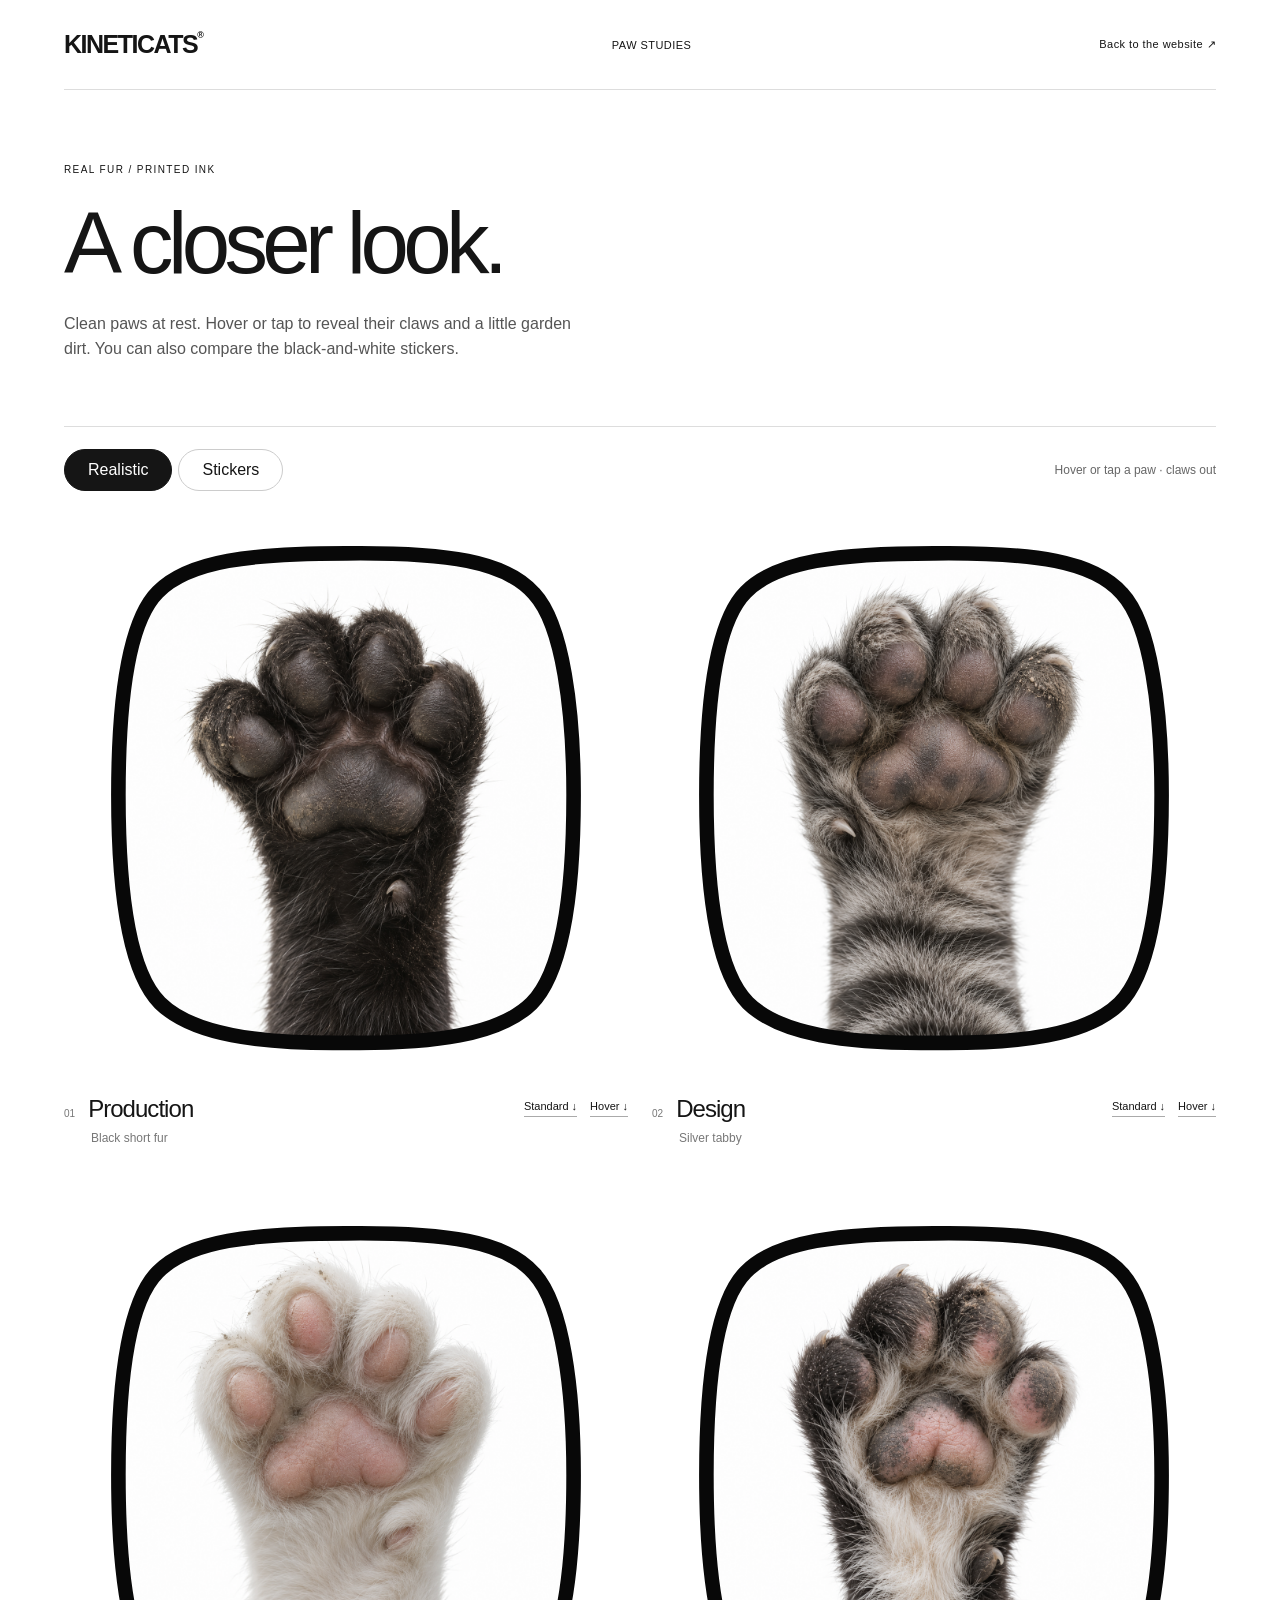
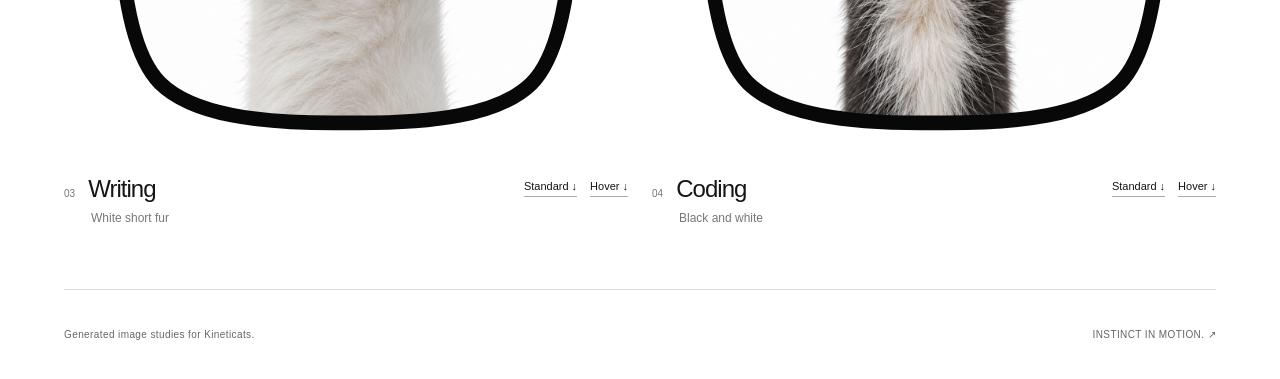
<file: paw-photos/index.html>
<!doctype html>
<html lang="en">
<head><meta charset="utf-8"><meta name="viewport" content="width=device-width,initial-scale=1"><meta name="robots" content="noindex,nofollow"><title>Kineticats — Paw studies</title><link rel="stylesheet" href="style.css?v=7"><link rel="stylesheet" href="../paws.css?v=10"><link rel="icon" href="../_assets/v11/942e2979ea126743ada3553effc8c8b6a81b52d7.png"></head>
<body>
<header><a class="brand" href="../">KINETICATS<sup>®</sup></a><span>PAW STUDIES</span><a href="../">Back to the website ↗</a></header>
<main>
<section class="intro"><p class="eyebrow">REAL FUR / PRINTED INK</p><h1>A closer look.</h1><p>Clean paws at rest. Hover or tap to reveal their claws and a little garden dirt. You can also compare the black-and-white stickers.</p></section>
<section class="gallery" aria-label="Paw artwork comparison">
<div class="toolbar"><div class="switch" role="group" aria-label="Artwork style"><button type="button" data-mode="photos" aria-pressed="true">Realistic</button><button type="button" data-mode="stickers" aria-pressed="false">Stickers</button></div><p id="status" role="status" aria-live="polite">Hover or tap a paw · claws out</p></div>
<div class="grid" id="grid">
<article data-paw="production"><button type="button" class="artwork" aria-label="Production paw — reveal claws and dirt"><img src="photos/production-centered.png" alt="Realistic black cat front paw, centered upright with relaxed toes and its underside pads facing the viewer" width="1254" height="1254"></button><div class="caption"><div><span>01</span><h2>Production</h2></div><div class="downloads"><a class="download" href="photos/production-centered.png" download>Standard ↓</a><a class="download-hover" href="photos/production-claws-dirt.png" download>Hover ↓</a></div></div><p class="coat">Black short fur</p></article>
<article data-paw="design"><button type="button" class="artwork" aria-label="Design paw — reveal claws and dirt"><img src="photos/design-centered.png" alt="Realistic silver tabby front paw, centered upright with relaxed toes and its underside pads facing the viewer" width="1254" height="1254"></button><div class="caption"><div><span>02</span><h2>Design</h2></div><div class="downloads"><a class="download" href="photos/design-centered.png" download>Standard ↓</a><a class="download-hover" href="photos/design-claws-dirt.png" download>Hover ↓</a></div></div><p class="coat">Silver tabby</p></article>
<article data-paw="writing"><button type="button" class="artwork" aria-label="Writing paw — reveal claws and dirt"><img src="photos/writing-centered.png" alt="Realistic white cat front paw, centered upright with relaxed toes and its underside pads facing the viewer" width="1254" height="1254" loading="lazy"></button><div class="caption"><div><span>03</span><h2>Writing</h2></div><div class="downloads"><a class="download" href="photos/writing-centered.png" download>Standard ↓</a><a class="download-hover" href="photos/writing-claws-dirt.png" download>Hover ↓</a></div></div><p class="coat">White short fur</p></article>
<article data-paw="coding"><button type="button" class="artwork" aria-label="Coding paw — reveal claws and dirt"><img src="photos/coding-centered.png" alt="Realistic black-and-white cat front paw, centered upright with relaxed toes and its underside pads facing the viewer" width="1254" height="1254" loading="lazy"></button><div class="caption"><div><span>04</span><h2>Coding</h2></div><div class="downloads"><a class="download" href="photos/coding-centered.png" download>Standard ↓</a><a class="download-hover" href="photos/coding-claws-dirt.png" download>Hover ↓</a></div></div><p class="coat">Black and white</p></article>
</div>
</section>
</main>
<footer><span>Generated image studies for Kineticats.</span><a href="../">INSTINCT IN MOTION. ↗</a></footer>
<script type="module" src="gallery.js?v=7"></script>
</body></html>
</file>
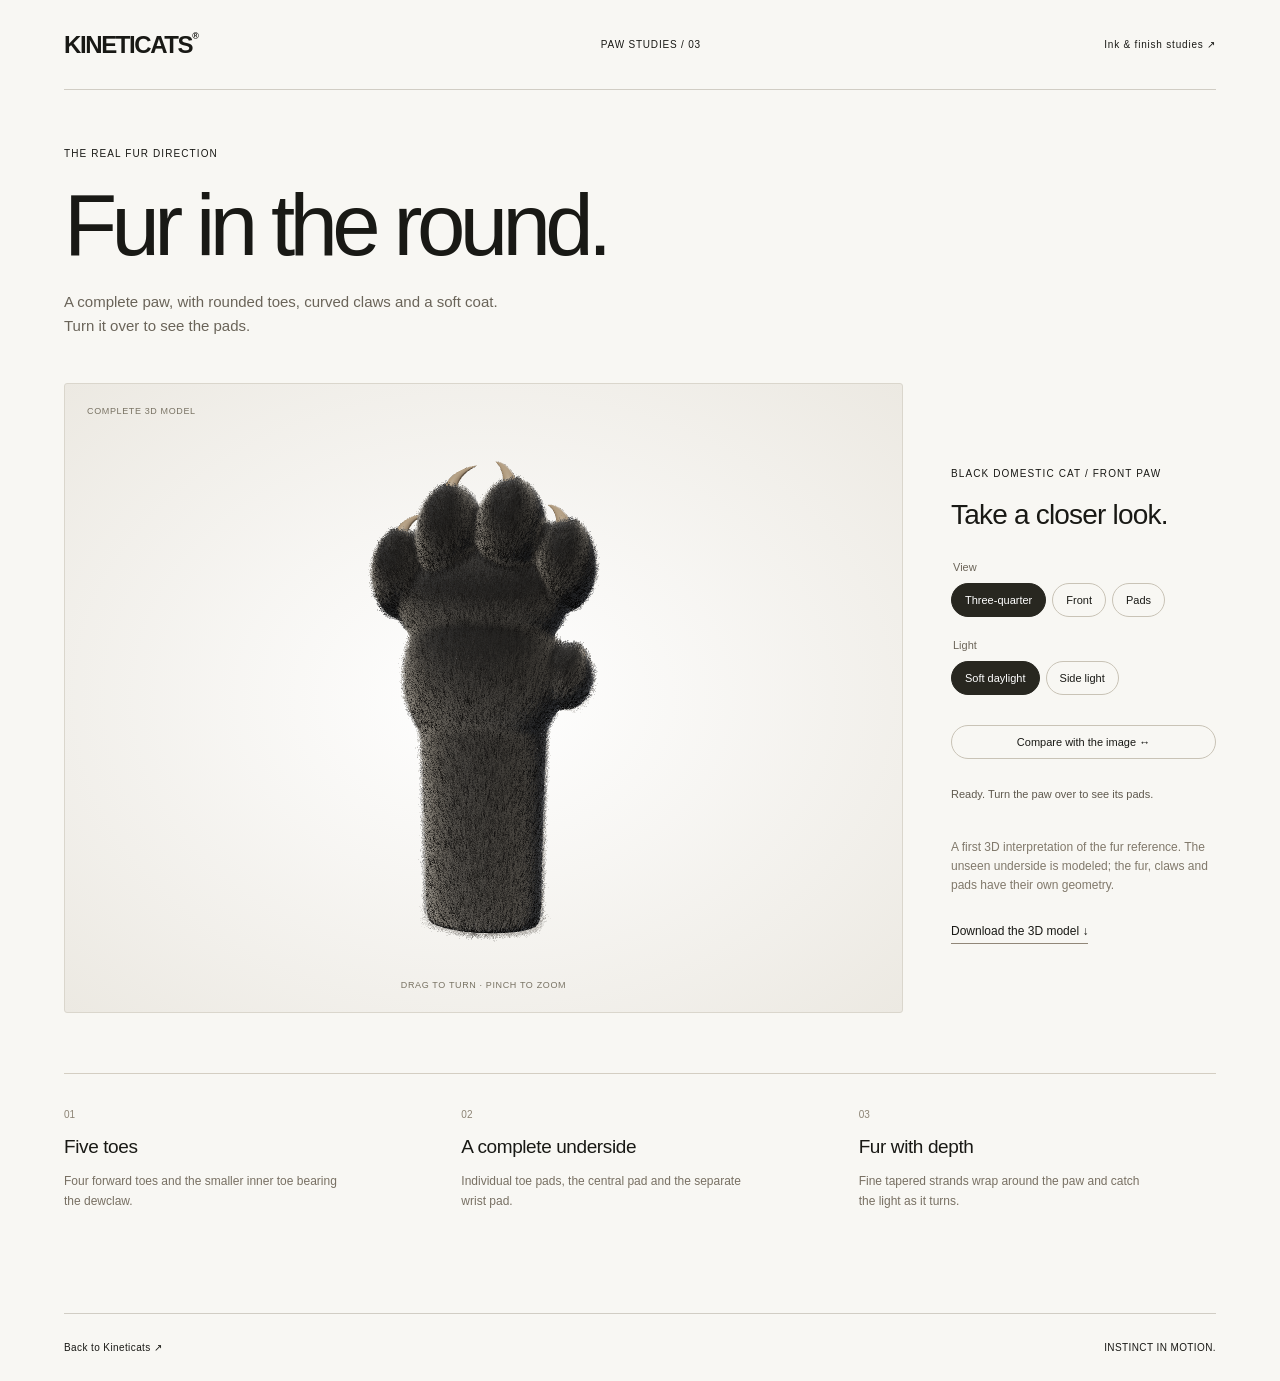
<file: paw-realistic/index.html>
<!doctype html><html lang="en"><head><meta charset="utf-8"><meta name="viewport" content="width=device-width,initial-scale=1"><meta name="robots" content="noindex,nofollow"><title>Kineticats — Fur in the round</title><link rel="stylesheet" href="style.css"><link rel="icon" href="../_assets/v11/942e2979ea126743ada3553effc8c8b6a81b52d7.png"><script type="importmap">{"imports":{"three":"../paw-study/vendor/three.module.js"}}</script></head><body><header><a href="../">KINETICATS<sup>®</sup></a><span>PAW STUDIES / 03</span><a href="../paw-study/">Ink & finish studies ↗</a></header><main><section class="intro"><p class="eyebrow">THE REAL FUR DIRECTION</p><h1>Fur in the round.</h1><p>A complete paw, with rounded toes, curved claws and a soft coat. Turn it over to see the pads.</p></section><section class="study"><div class="stage" id="stage"><div id="canvas-holder"></div><img id="reference" src="../paw-study/variations/photoreal-fur.png" alt="Photorealistic fur reference showing four forward toes and a smaller side toe"><span class="stage-label" id="label">LOADING THE 3D PAW</span><span class="hint" id="hint">DRAG TO TURN · PINCH TO ZOOM</span></div><aside><p class="eyebrow">BLACK DOMESTIC CAT / FRONT PAW</p><h2>Take a closer look.</h2><fieldset><legend>View</legend><div class="views"><button data-view="threequarter" aria-pressed="true">Three-quarter</button><button data-view="front" aria-pressed="false">Front</button><button data-view="pads" aria-pressed="false">Pads</button></div></fieldset><fieldset><legend>Light</legend><div class="views"><button data-light="soft" aria-pressed="true">Soft daylight</button><button data-light="side" aria-pressed="false">Side light</button></div></fieldset><button class="reference" id="reference-toggle" aria-pressed="false">Compare with the image ↔</button><p id="status" role="status" aria-live="polite">Loading the complete model…</p><p class="note">A first 3D interpretation of the fur reference. The unseen underside is modeled; the fur, claws and pads have their own geometry.</p><a class="download" href="assets/black-cat-paw.glb" download>Download the 3D model ↓</a></aside></section><section class="details"><div><span>01</span><h3>Five toes</h3><p>Four forward toes and the smaller inner toe bearing the dewclaw.</p></div><div><span>02</span><h3>A complete underside</h3><p>Individual toe pads, the central pad and the separate wrist pad.</p></div><div><span>03</span><h3>Fur with depth</h3><p>Fine tapered strands wrap around the paw and catch the light as it turns.</p></div></section></main><footer><a href="../">Back to Kineticats ↗</a><span>INSTINCT IN MOTION.</span></footer><script type="module" src="viewer.js"></script></body></html>
</file>
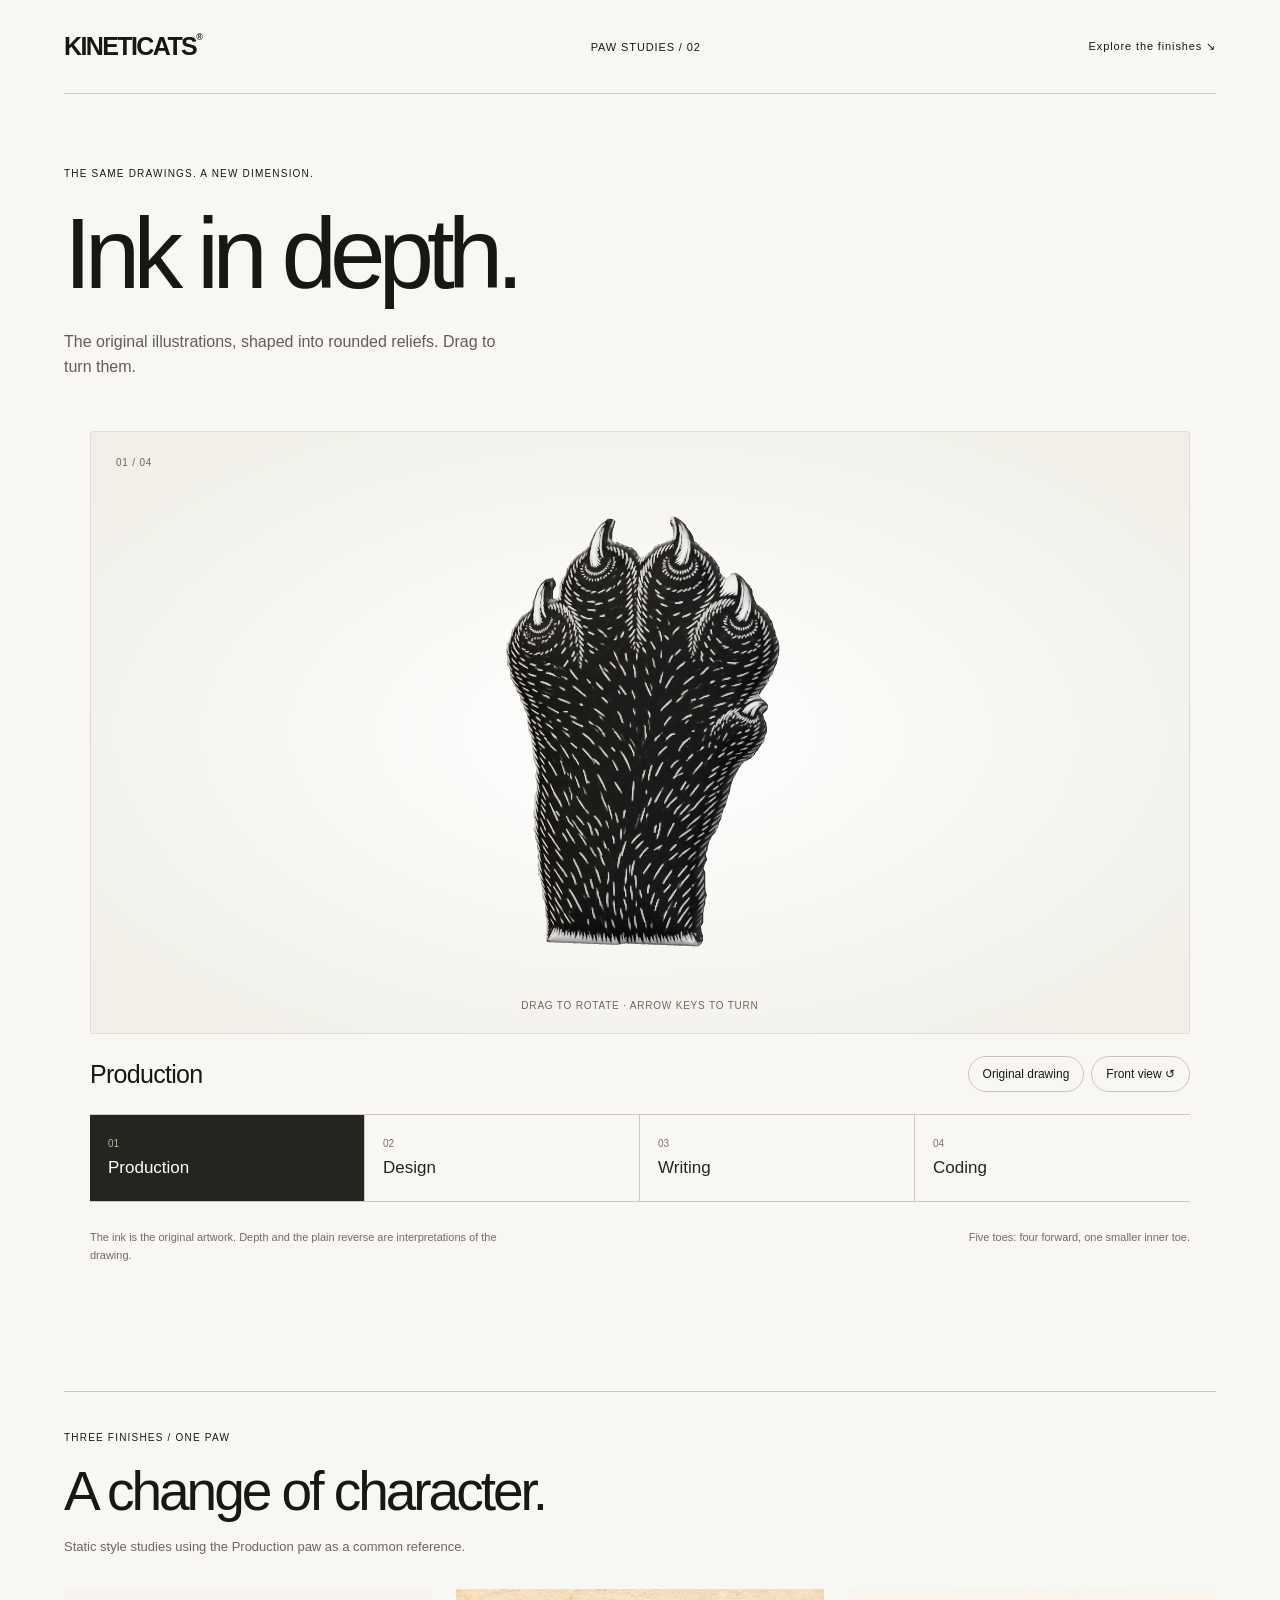
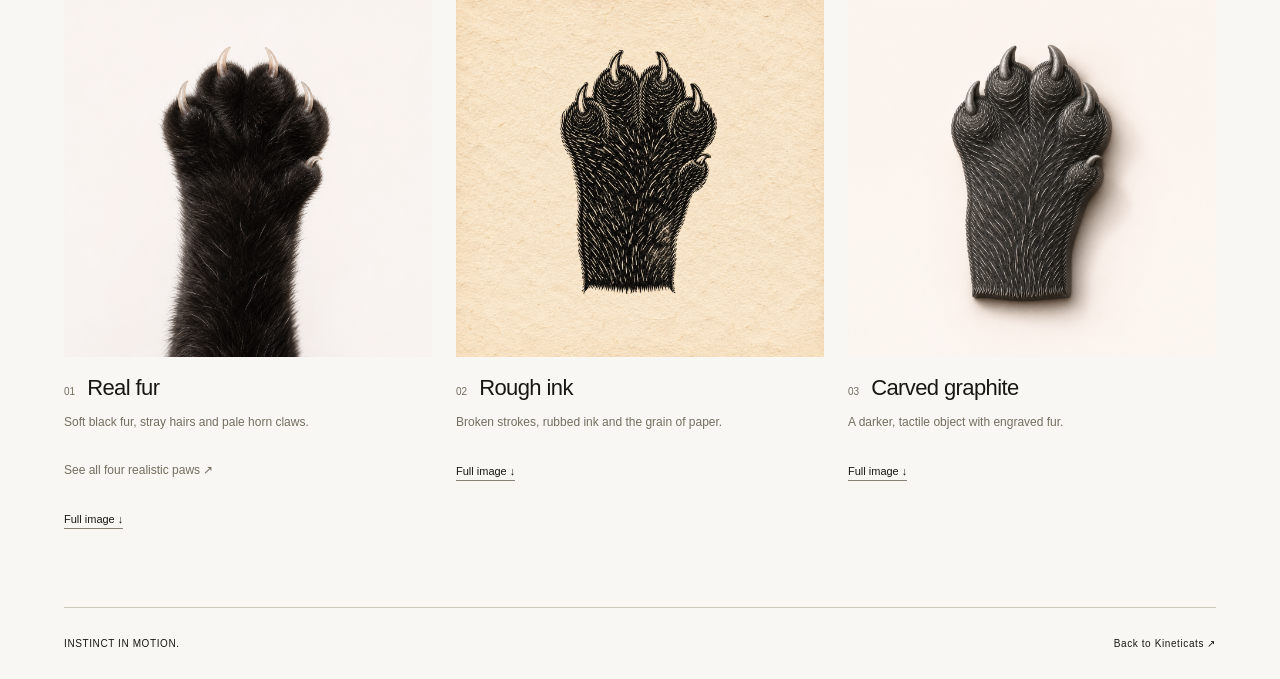
<file: paw-study/index.html>
<!doctype html><html lang="en"><head><meta charset="utf-8"><meta name="viewport" content="width=device-width,initial-scale=1"><meta name="robots" content="noindex,nofollow"><title>Kineticats — Ink in depth</title><link rel="stylesheet" href="style.css"><link rel="icon" href="../_assets/v11/942e2979ea126743ada3553effc8c8b6a81b52d7.png"><script type="importmap">{"imports":{"three":"./vendor/three.module.js"}}</script></head><body>
<header><a href="../">KINETICATS<sup>®</sup></a><span>PAW STUDIES / 02</span><a href="#variations">Explore the finishes ↘</a></header>
<main><section class="intro"><p class="eyebrow">THE SAME DRAWINGS. A NEW DIMENSION.</p><h1>Ink in depth.</h1><p>The original illustrations, shaped into rounded reliefs. Drag to turn them.</p></section>
<section class="viewer" aria-label="Rotatable paw illustrations"><div class="stage" id="stage"><div id="canvas-holder"></div><img id="flat-image" alt="Black ink cat front paw, with four forward toes and a smaller inner dewclaw" src="../_assets/v11/a23190a470543c751ad84176066316c93a38fd10.png" hidden><span class="stage-number" id="number">01 / 04</span><span class="stage-hint" id="hint">DRAG TO ROTATE · ARROW KEYS TO TURN</span></div><div class="bar"><h2 id="name">Production</h2><div><button id="flat" aria-pressed="false">Original drawing</button><button id="front">Front view ↺</button></div></div><nav class="paws" aria-label="Choose a paw"><button data-paw="0" aria-pressed="true">01 <span>Production</span></button><button data-paw="1" aria-pressed="false">02 <span>Design</span></button><button data-paw="2" aria-pressed="false">03 <span>Writing</span></button><button data-paw="3" aria-pressed="false">04 <span>Coding</span></button></nav><div class="below"><p>The ink is the original artwork. Depth and the plain reverse are interpretations of the drawing.</p><p id="status" role="status" aria-live="polite">Preparing the relief…</p></div></section>
<section id="variations"><div class="section-title"><p class="eyebrow">THREE FINISHES / ONE PAW</p><h2>A change of character.</h2><p>Static style studies using the Production paw as a common reference.</p></div><div class="variants"><article><a href="variations/photoreal-fur.png"><img src="variations/photoreal-fur.png" alt="Photorealistic black fur paw study" loading="lazy"></a><div><span>01</span><h3>Real fur</h3></div><p>Soft black fur, stray hairs and pale horn claws.</p><p><a href="../paw-photos/">See all four realistic paws ↗</a></p><a href="variations/photoreal-fur.png" download>Full image ↓</a></article><article><a href="variations/dirty-ink.png"><img src="variations/dirty-ink.png" alt="Distressed black paw print on textured paper" loading="lazy"></a><div><span>02</span><h3>Rough ink</h3></div><p>Broken strokes, rubbed ink and the grain of paper.</p><a href="variations/dirty-ink.png" download>Full image ↓</a></article><article><a href="variations/sculpted-graphite.png"><img src="variations/sculpted-graphite.png" alt="Carved graphite paw relief style study" loading="lazy"></a><div><span>03</span><h3>Carved graphite</h3></div><p>A darker, tactile object with engraved fur.</p><a href="variations/sculpted-graphite.png" download>Full image ↓</a></article></div></section></main><footer><span>INSTINCT IN MOTION.</span><a href="../">Back to Kineticats ↗</a></footer><script type="module" src="paw.js"></script></body></html>
</file>
<file: stickers.css>
/* The original illustrations become paper stickers, while the page keeps its layout. */
main img[src*="paw-sticker-"] {
  --sticker-angle: -5deg;
  object-fit: contain !important;
  transform: rotate(var(--sticker-angle)) scale(1.04);
  transform-origin: 50% 55%;
  filter: grayscale(1) drop-shadow(1px 2px 0 rgba(0, 0, 0, .2)) drop-shadow(2px 8px 5px rgba(0, 0, 0, .16));
  transition: transform 180ms ease, filter 180ms ease;
}
main img[src*="paw-sticker-design"] { --sticker-angle: 4deg; }
main img[src*="paw-sticker-writing"] { --sticker-angle: -3deg; }
main img[src*="paw-sticker-coding"] { --sticker-angle: 6deg; }
main section:has(img[src*="paw-sticker-"]) {
  height: auto !important;
  min-height: 0 !important;
  padding-top: 64px !important;
  padding-bottom: 64px !important;
}
main div:has(> div > img[src*="paw-sticker-"]) {
  height: auto !important;
  gap: 0 !important;
  align-items: center;
}
main div:has(> img[src*="paw-sticker-"]) {
  overflow: visible !important;
  height: auto !important;
  aspect-ratio: 1 !important;
  flex-shrink: 0;
}
main div:has(> img[src*="paw-sticker-"]) + div {
  align-self: center;
  margin-top: -16px !important;
  width: fit-content !important;
  padding: 8px 14px !important;
  background: #191919;
  transform: rotate(-1deg);
}
main div:has(> img[src*="paw-sticker-"]) + div,
main div:has(> img[src*="paw-sticker-"]) + div * { color: #fff !important; -webkit-text-fill-color: #fff !important; }
@media (hover: hover) and (prefers-reduced-motion: no-preference) {
  main img[src*="paw-sticker-"]:hover {
    transform: translateY(-3px) rotate(calc(var(--sticker-angle) + 1deg)) scale(1.05);
    filter: grayscale(1) drop-shadow(1px 3px 0 rgba(0, 0, 0, .18)) drop-shadow(3px 11px 7px rgba(0, 0, 0, .18));
  }
}
@media (prefers-reduced-motion: reduce) {
  main img[src*="paw-sticker-"] { transition: none; }
}
</file>
<file: paws.css>
.paw-state { position: relative !important; cursor: pointer; touch-action: manipulation; }
.paw-state:focus-visible { outline: none !important; }
.paw-state:focus-visible::before {
  content: '';
  position: absolute;
  inset: 5% 7.5%;
  border: 2px dashed #191919;
  border-radius: 24% / 27%;
  z-index: 3;
  pointer-events: none;
}
.paw-state > .paw-base-image { opacity: 1; transition: opacity 220ms ease; }
.paw-state > .paw-hover-image {
  position: absolute !important; inset: 0 !important; display: block;
  width: 100% !important; height: 100% !important; object-fit: contain !important;
  opacity: 0; pointer-events: none; transition: opacity 220ms ease;
}
.paw-state.is-revealed[data-hover-ready] > .paw-hover-image { opacity: 1; }
.paw-disabled { cursor: default; }
.paw-disabled > .paw-hover-image { display: none; }

/* A single thick outline follows the soft rounded square in the studio logo. */
.paw-state:not(.paw-disabled) {
  isolation: isolate;
  border-color: transparent;
}
.paw-state:not(.paw-disabled) > .paw-base-image,
.paw-state:not(.paw-disabled) > .paw-hover-image {
  box-sizing: border-box;
  padding: 6% !important;
  clip-path: polygon(50.000% 7.000%,54.345% 6.989%,58.384% 7.061%,62.125% 7.225%,65.574% 7.489%,68.738% 7.861%,71.625% 8.350%,74.241% 8.964%,76.593% 9.711%,78.688% 10.600%,80.532% 11.639%,82.134% 12.836%,83.500% 14.200%,84.709% 15.773%,85.789% 17.720%,86.745% 20.005%,87.581% 22.593%,88.302% 25.449%,88.912% 28.538%,89.416% 31.824%,89.819% 35.274%,90.123% 38.852%,90.336% 42.522%,90.460% 46.250%,90.500% 50.000%,90.459% 54.215%,90.333% 58.297%,90.116% 62.223%,89.800% 65.974%,89.380% 69.527%,88.850% 72.862%,88.203% 75.958%,87.433% 78.793%,86.534% 81.345%,85.500% 83.595%,84.324% 85.520%,83.000% 87.100%,81.449% 88.418%,79.653% 89.577%,77.619% 90.584%,75.356% 91.448%,72.872% 92.176%,70.175% 92.775%,67.274% 93.253%,64.178% 93.619%,60.894% 93.878%,57.431% 94.040%,53.797% 94.111%,50.000% 94.100%,46.159% 94.109%,42.493% 94.032%,39.006% 93.862%,35.707% 93.593%,32.603% 93.216%,29.700% 92.725%,27.005% 92.113%,24.526% 91.374%,22.269% 90.500%,20.241% 89.484%,18.449% 88.320%,16.900% 87.000%,15.578% 85.413%,14.407% 83.468%,13.381% 81.191%,12.493% 78.607%,11.734% 75.744%,11.100% 72.625%,10.582% 69.277%,10.174% 65.726%,9.869% 61.997%,9.659% 58.116%,9.539% 54.108%,9.500% 50.000%,9.537% 45.967%,9.650% 42.034%,9.848% 38.228%,10.137% 34.574%,10.523% 31.098%,11.012% 27.825%,11.613% 24.781%,12.330% 21.993%,13.170% 19.484%,14.141% 17.282%,15.249% 15.412%,16.500% 13.900%,17.994% 12.588%,19.725% 11.444%,21.692% 10.459%,23.896% 9.622%,26.337% 8.923%,29.012% 8.350%,31.924% 7.894%,35.070% 7.544%,38.452% 7.291%,42.067% 7.122%,45.917% 7.029%);
}
.paw-state:not(.paw-disabled)::after {
  content: '';
  position: absolute;
  inset: 0;
  z-index: 2;
  background: url('./_assets/v11/paw-logo-frame.svg') center / 100% 100% no-repeat;
  pointer-events: none;
}

/* Preserve the homepage card arrangement, with plain discipline names. */
main section:has(img[src*="paw-photo-"]) {
  height: auto !important; min-height: 0 !important;
  padding-top: 64px !important; padding-bottom: 64px !important;
}
main div:has(> div > img[src*="paw-photo-"]) {
  height: auto !important; gap: 0 !important; align-items: center;
}
main div:has(> img[src*="paw-photo-"]) {
  overflow: hidden !important; height: auto !important; aspect-ratio: 1 !important;
  flex-shrink: 0; background: #fff;
}
main img[src*="paw-photo-"] { object-fit: contain !important; }
main div:has(> img[src*="paw-photo-"]) + div {
  align-self: center; margin-top: 12px !important; width: fit-content !important;
  padding: 0 !important; background: transparent !important; transform: none !important;
}
main div:has(> img[src*="paw-photo-"]) + div,
main div:has(> img[src*="paw-photo-"]) + div * {
  color: #191919 !important; -webkit-text-fill-color: #191919 !important;
}
@media (prefers-reduced-motion: reduce) {
  .paw-state > .paw-base-image, .paw-state > .paw-hover-image { transition: none; }
}

/* Film, Design and Coding share one balanced row; the same cards stack on mobile. */
main:has(img[src*="paw-photo-"]) {
  width: 100% !important;
  max-width: 1920px !important;
  height: auto !important;
  gap: 0 !important;
}
main section:has(img[src*="paw-photo-"]) {
  box-sizing: border-box;
  display: grid !important;
  grid-template-columns: repeat(3, minmax(0, 1fr));
  gap: 32px !important;
  align-items: start !important;
  width: 100% !important;
  padding: 64px clamp(24px, 5vw, 80px) !important;
}
main section:has(img[src*="paw-photo-"]) > div,
main div:has(> img[src*="paw-photo-"]) {
  width: 100% !important;
  min-width: 0 !important;
  height: auto !important;
}
@media (max-width: 767px) {
  main section:has(img[src*="paw-photo-"]) {
    grid-template-columns: 1fr;
    gap: 40px !important;
    padding: 48px 24px !important;
  }
  main section:has(img[src*="paw-photo-"]) > div {
    max-width: 440px;
    justify-self: center;
  }
}
</file>
<file: footer-film.css>
/* The original footer remains unchanged until an actual logo stroke is hovered. */
#container .film-footer {
  isolation: isolate;
  overflow: hidden;
}
#container .film-footer > :not(.footer-film-layer) {
  position: relative;
  z-index: 1;
}
#container .footer-film-layer {
  position: absolute;
  inset: 0;
  z-index: 0;
  pointer-events: none;
  background: #080808;
  opacity: 0;
  transition: opacity 140ms ease;
}
#container .footer-film-video {
  display: block;
  width: 100%;
  height: 100%;
  object-fit: cover;
  object-position: center;
}
/* A light scrim keeps the contact details legible even over the brightest cats. */
#container .footer-film-layer::after {
  content: '';
  position: absolute;
  inset: 0;
  background: linear-gradient(180deg, rgb(0 0 0 / 52%), rgb(0 0 0 / 22%) 42%, rgb(0 0 0 / 28%));
}
#container .film-footer.is-film-active .footer-film-layer { opacity: 1; }
#container .film-footer.is-film-active p,
#container .film-footer.is-film-active a,
#container .film-footer.is-film-active .textContents {
  color: #fff !important;
  -webkit-text-fill-color: #fff !important;
}
#container .film-footer.is-film-active .footer-wordmark-image {
  filter: brightness(0) invert(1);
}
#container .footer-wordmark-control { outline: none; }
#container .footer-wordmark-control:focus-visible {
  outline: 2px dashed currentColor;
  outline-offset: 4px;
}
#container .film-footer.is-film-active .footer-wordmark-control { color: #fff; }
#container .footer-wordmark-hitarea {
  position: absolute;
  inset: 0;
  width: 100%;
  height: 100%;
  opacity: 0;
  pointer-events: none;
}
#container .footer-wordmark-hitarea path {
  pointer-events: fill;
  cursor: pointer;
}
@media (prefers-reduced-motion: reduce) {
  #container .footer-film-layer { transition: none; }
}
</file>
<file: paw-photos/style.css>
*{box-sizing:border-box}body{margin:0;background:#fff;color:#151515;font-family:Arial,Helvetica,sans-serif}a{color:inherit;text-decoration:none}button{font:inherit;cursor:pointer;color:inherit}a:focus-visible,button:focus-visible{outline:2px solid #111;outline-offset:5px}header,footer{margin:0 5vw;display:flex;align-items:center;justify-content:space-between;gap:20px;min-height:90px;font-size:11px;letter-spacing:.04em;border-bottom:1px solid #ddd}.brand{font-size:25px;font-weight:800;letter-spacing:-1.5px}sup{font-size:9px;vertical-align:top;letter-spacing:0}main{max-width:1500px;margin:auto;padding:0 5vw}.intro{padding:64px 0 48px;max-width:850px}.eyebrow{font-size:10px;letter-spacing:.14em}h1{font-size:clamp(44px,6.8vw,94px);letter-spacing:-.065em;line-height:.96;font-weight:500;margin:26px 0}.intro>p:last-child{font-size:16px;line-height:1.6;max-width:520px;color:#555}.toolbar{display:flex;justify-content:space-between;align-items:center;gap:20px;padding:22px 0;border-top:1px solid #ddd}.switch{display:flex;gap:6px}.switch button{border:1px solid #ccc;border-radius:30px;background:#fff;padding:11px 23px}.switch button[aria-pressed="true"]{background:#151515;border-color:#151515;color:white}.toolbar p{font-size:12px;color:#666}.grid{display:grid;grid-template-columns:repeat(2,minmax(0,1fr));gap:48px 24px}.artwork{display:block;aspect-ratio:1;background:#fff;border:1px solid #e8e8e8;overflow:hidden}.artwork img{display:block;width:100%;height:100%;object-fit:contain}.caption{display:flex;justify-content:space-between;align-items:center;gap:16px;margin-top:18px}.caption>div{display:flex;align-items:baseline;gap:13px}.caption span{font-size:10px;color:#777}h2{font-size:24px;font-weight:500;letter-spacing:-.04em;margin:0}.download{font-size:11px;border-bottom:1px solid #aaa;padding-bottom:4px}.coat{margin:8px 0 0 27px;font-size:12px;color:#777}.mode-stickers .artwork{background:#f5f5f5}.mode-stickers .artwork img{padding:5%;filter:grayscale(1) drop-shadow(2px 6px 3px #0002);transform:rotate(-4deg)}.mode-stickers article:nth-child(even) .artwork img{transform:rotate(4deg)}footer{border-bottom:0;border-top:1px solid #ddd;margin-top:64px;font-size:10px;color:#666}@media(max-width:650px){header{min-height:72px}header>span{display:none}.intro{padding:40px 0 24px}.toolbar{align-items:flex-start;flex-direction:column;gap:4px}.grid{grid-template-columns:1fr;gap:36px}.caption{margin-top:14px}h2{font-size:23px}footer{align-items:flex-start;justify-content:center;flex-direction:column;padding:24px 0;gap:12px;min-height:0}}
button.artwork{width:100%;padding:0;color:inherit;text-align:inherit;border-radius:0}.downloads{display:flex;gap:14px;align-items:center}.download-hover{font-size:11px;border-bottom:1px solid #aaa;padding-bottom:4px}.mode-stickers .artwork:disabled{opacity:1}
</file>
<file: paw-realistic/style.css>
*{box-sizing:border-box}body{margin:0;background:#f8f7f3;color:#191915;font-family:Arial,Helvetica,sans-serif}a{color:inherit;text-decoration:none}button{font:inherit;color:inherit;cursor:pointer}button:focus-visible,a:focus-visible,canvas:focus-visible{outline:2px solid #8e7d5b;outline-offset:4px}header{margin:0 5vw;height:90px;border-bottom:1px solid #d1cdc4;display:flex;justify-content:space-between;align-items:center;font-size:10px;letter-spacing:.08em}header>a:first-child{font-size:24px;letter-spacing:-1.4px;font-weight:700}sup{font-size:9px;vertical-align:top}main{max-width:1550px;margin:auto;padding:0 5vw}.intro{padding:48px 0 30px}.eyebrow{font-size:10px;letter-spacing:.11em}.intro h1{font-size:clamp(43px,6.8vw,88px);font-weight:400;letter-spacing:-.065em;line-height:1.05;margin:20px 0}.intro>p:last-child{max-width:460px;font-size:15px;line-height:1.6;color:#6a6459}.study{display:grid;grid-template-columns:minmax(0,1fr) 265px;gap:48px;align-items:center}.stage{position:relative;height:min(70vh,700px);min-height:500px;overflow:hidden;background:radial-gradient(ellipse,#fff 0%,#ece9e2 100%);border:1px solid #dad6cc;border-radius:3px}#canvas-holder{position:absolute;inset:0}canvas{width:100%;height:100%;display:block;touch-action:none}#reference{position:absolute;inset:0;width:100%;height:100%;object-fit:contain;background:#f7f4ef}.stage-label,.hint{position:absolute;font-size:9px;letter-spacing:.07em;color:#787263;pointer-events:none}.stage-label{top:22px;left:22px}.hint{bottom:22px;left:0;right:0;text-align:center}aside h2{font-size:28px;font-weight:400;letter-spacing:-.8px;line-height:1.15;margin:20px 0 30px}fieldset{border:0;padding:0;margin:22px 0}legend{font-size:11px;color:#6d665a;margin-bottom:10px}.views{display:flex;flex-wrap:wrap;gap:6px}.views button,.reference{background:transparent;border:1px solid #c9c3b6;border-radius:22px;padding:10px 13px;font-size:11px}.views button[aria-pressed=true],.reference[aria-pressed=true]{background:#282720;color:white;border-color:#282720}.reference{width:100%;margin:8px 0 16px}#status{font-size:11px;line-height:1.5;min-height:32px;color:#5f594e}.note{font-size:12px;line-height:1.6;color:#81796b;margin:20px 0 26px}.download{font-size:12px;border-bottom:1px solid #918778;padding-bottom:5px}.details{display:grid;grid-template-columns:repeat(3,1fr);gap:40px;border-top:1px solid #d4cec2;margin:60px 0;padding:30px 0}.details span{font-size:10px;color:#8d8475}.details h3{font-size:19px;font-weight:400;letter-spacing:-.4px;margin:14px 0}.details p{font-size:12px;line-height:1.6;color:#787063;max-width:290px}footer{margin:0 5vw;border-top:1px solid #d1cdc4;padding:28px 0;display:flex;justify-content:space-between;font-size:10px;letter-spacing:.04em}[hidden]{display:none!important}button:disabled{opacity:.4;cursor:default}@media(max-width:850px){.study{grid-template-columns:1fr;gap:25px}.stage{height:560px;min-height:0}aside{display:grid;grid-template-columns:1fr 1fr;gap:0 20px}aside>.eyebrow,aside>h2{grid-column:1/-1}aside h2{margin:10px 0}fieldset{margin:15px 0}.reference{align-self:start}.note{margin-top:0}.download{justify-self:start;align-self:center}#status{margin-top:10px}.details{gap:22px}}@media(max-width:500px){header{height:74px}header>span{display:none}header>a:first-child{font-size:22px}header>a:last-child{font-size:9px}.intro{padding-top:30px}.intro>p:last-child{font-size:14px}.stage{height:480px}.views button{padding:9px;font-size:10px}aside{gap:0 14px}.reference{font-size:10px;padding:10px}.note{font-size:11px}.details{grid-template-columns:1fr;margin:40px 0;gap:25px}.details p{max-width:100%;margin-bottom:0}}

button:disabled{opacity:.45;cursor:wait}
</file>
<file: paw-study/style.css>
*{box-sizing:border-box}html{scroll-behavior:smooth}body{margin:0;background:#f8f7f3;color:#171714;font-family:Arial,Helvetica,sans-serif}a{color:inherit;text-decoration:none}button{font:inherit;color:inherit;cursor:pointer}button:focus-visible,a:focus-visible,canvas:focus-visible{outline:2px solid #78715b;outline-offset:5px}header{margin:0 5vw;min-height:94px;display:flex;align-items:center;justify-content:space-between;border-bottom:1px solid #cecac1;font-size:11px;letter-spacing:.08em}header>a:first-child{font-size:25px;letter-spacing:-1.6px;font-weight:700}sup{font-size:9px;vertical-align:top;letter-spacing:0}main{max-width:1500px;margin:auto;padding:0 5vw}.intro{padding:64px 0 35px}.eyebrow{font-size:10px;letter-spacing:.12em}.intro h1{font-size:clamp(50px,7.8vw,110px);font-weight:400;letter-spacing:-.07em;line-height:1;margin:25px 0}.intro>p:last-child{font-size:16px;line-height:1.6;max-width:450px;color:#625e55}.viewer{max-width:1100px;margin:0 auto}.stage{position:relative;height:min(67vh,660px);min-height:420px;border:1px solid #dfddd4;background:radial-gradient(ellipse at center,#fff 0%,#f1efe8 90%);overflow:hidden;border-radius:3px}#canvas-holder{position:absolute;inset:0;width:100%;height:100%}canvas{display:block;width:100%;height:100%;touch-action:none}#flat-image{position:absolute;inset:0;width:100%;height:100%;object-fit:contain;mix-blend-mode:multiply}.stage-number,.stage-hint{position:absolute;pointer-events:none;font-size:10px;letter-spacing:.08em;color:#6d685e}.stage-number{top:25px;left:25px}.stage-hint{bottom:22px;left:0;width:100%;text-align:center}.bar{display:flex;align-items:center;justify-content:space-between;padding:22px 0}.bar h2{font-size:25px;font-weight:400;letter-spacing:-.7px;margin:0}.bar>div{display:flex;gap:7px}.bar button{border:1px solid #cac6ba;padding:10px 14px;background:transparent;border-radius:24px;font-size:12px}.bar button[aria-pressed=true]{background:#242420;color:#fff}.paws{display:grid;grid-template-columns:repeat(4,1fr);border-top:1px solid #cdc9bf;border-bottom:1px solid #cdc9bf}.paws button{border:0;border-right:1px solid #cdc9bf;background:transparent;text-align:left;padding:23px 18px;font-size:10px;color:#797369}.paws button:last-child{border-right:0}.paws button span{display:block;font-size:17px;margin-top:9px;color:#242420}.paws button[aria-pressed=true]{background:#252520;color:#b8b7ab}.paws button[aria-pressed=true] span{color:white}.below{display:flex;gap:40px;justify-content:space-between;font-size:11px;line-height:1.6;color:#726c61;margin:16px 0}.below>p{max-width:430px}.below #status{text-align:right}#variations{padding:100px 0 80px;scroll-margin-top:25px}.section-title{border-top:1px solid #ccc7bb;padding-top:30px}.section-title h2{font-size:clamp(32px,4.3vw,60px);font-weight:400;letter-spacing:-.055em;margin:16px 0}.section-title>p:last-child{font-size:13px;color:#6d675f}.variants{display:grid;grid-template-columns:repeat(3,1fr);gap:24px;margin-top:35px}.variants img{width:100%;display:block;aspect-ratio:1;object-fit:cover}.variants article>div{display:flex;align-items:baseline;gap:12px;margin-top:18px}.variants span{font-size:10px;color:#746e60}.variants h3{font-size:22px;letter-spacing:-.6px;font-weight:400;margin:0}.variants p{font-size:12px;line-height:1.5;color:#746e60;min-height:36px}.variants article>a:last-child{font-size:11px;border-bottom:1px solid #888275;padding-bottom:3px}footer{margin:0 5vw;border-top:1px solid #ccc7bb;padding:30px 0;display:flex;justify-content:space-between;font-size:10px;letter-spacing:.06em}[hidden]{display:none!important}@media(max-width:650px){header{min-height:75px}header>span{display:none}header>a:first-child{font-size:22px}header>a:last-child{font-size:9px}.intro{padding-top:35px}.intro>p:last-child{font-size:14px}.stage{height:480px;min-height:0}.stage-hint{font-size:8px}.bar{align-items:flex-start;gap:15px}.bar h2{font-size:21px;margin-top:8px}.bar>div{flex-wrap:wrap;justify-content:flex-end}.bar button{font-size:10px;padding:9px 10px}.paws button{padding:18px 9px}.paws button span{font-size:12px}.below{display:block}.below #status{text-align:left}.variants{grid-template-columns:1fr;gap:40px}#variations{padding-top:65px}.variants p{min-height:0}}@media(prefers-reduced-motion:reduce){html{scroll-behavior:auto}}
</file>
